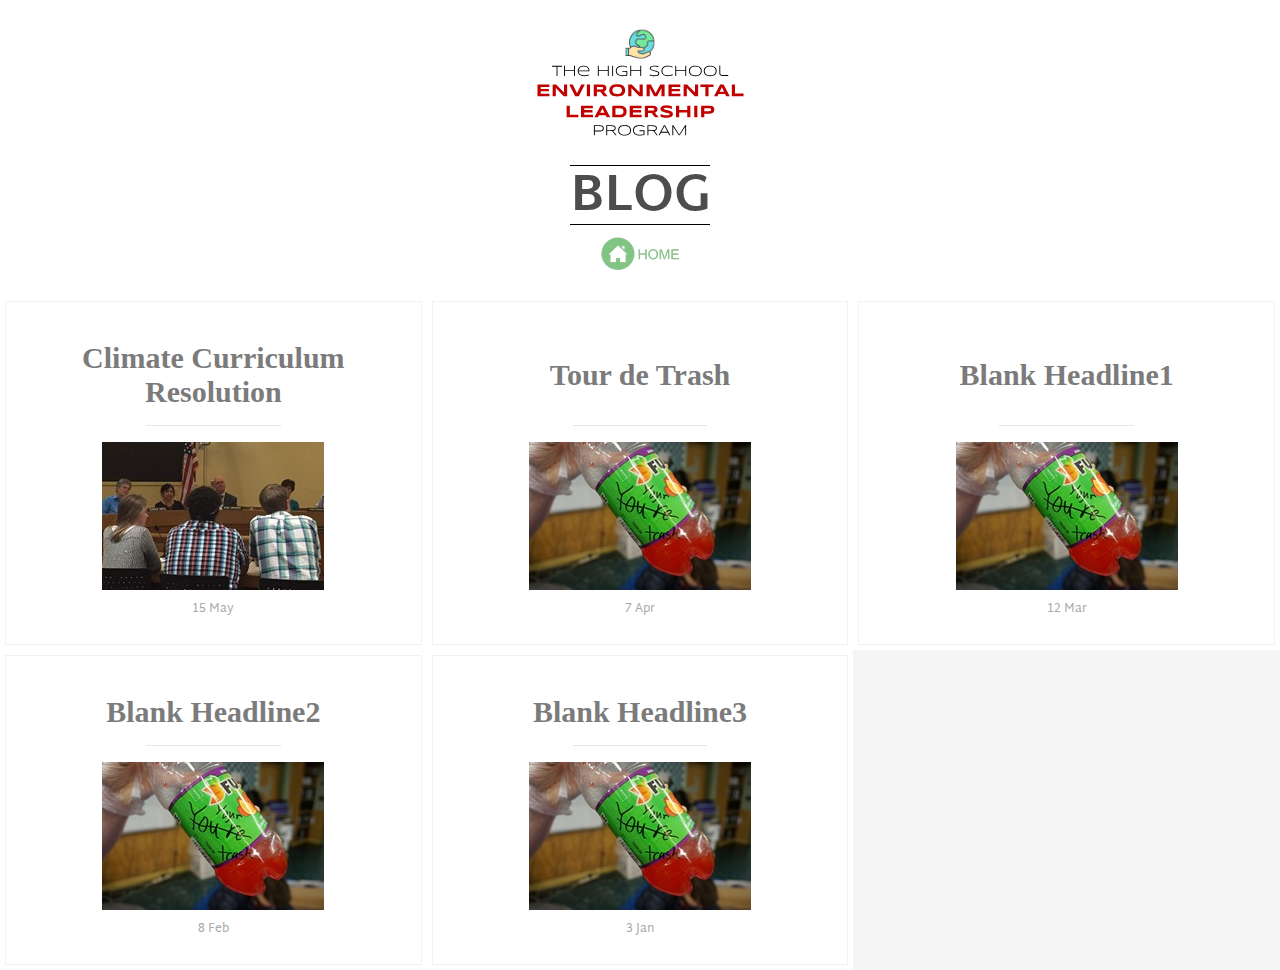
<file: blog.html>
<!DOCTYPE html>
<html lang="en" class="no-js">
	<head>
		<meta charset="UTF-8" />
		<meta http-equiv="X-UA-Compatible" content="IE=edge">
		<meta name="viewport" content="width=device-width, initial-scale=1">
		<title>Blog</title>
		<meta name="description" content="A responsive, magazine-like website layout with a grid item animation effect when opening the content" />
		<meta name="keywords" content="grid, layout, effect, animated, responsive, magazine, template, web design" />
		<meta name="author" content="Codrops" />
		<link rel="shortcut icon" href="../favicon.ico">
		<link rel="stylesheet" type="text/css" href="blog/css/normalize.css" />
		<link rel="stylesheet" type="text/css" href="blog/fonts/font-awesome-4.3.0/css/font-awesome.min.css" />
		<link rel="stylesheet" type="text/css" href="blog/css/style.css" />
		<script src="blog/js/modernizr.custom.js"></script>
	</head>
	<body>
		<div class="container">
			<!-- <button id="menu-toggle" class="menu-toggle"><span>Menu</span></button> -->
			<div id="theSidebar" class="sidebar">
				<button class="close-button fa fa-fw fa-close"></button>
			</div>
			<div id="theGrid" class="main">
				<section class="grid">
					<header class="top-bar">
						<img id="logo_head_blog" src="blog/img/logo_ctr_2.svg">
						<h1>BLOG</h1>

						<a href="index.html"><img src="blog/img/home_icon.png"</a>
						<div id="divider_mobilesize"></div>
					</header>



						<a class="grid__item" href="#">
						<h2 class="title title--preview">Climate Curriculum Resolution</h2>
						<div class="loader"></div>

						<div class="meta meta--preview">
							<img src="blog/img/testify.jpg" />
							<span class="meta__date">15 May</span>
						</div>
					</a>


					<a class="grid__item" href="#">
						<h2 class="title title--preview">Tour de Trash</h2>
						<div class="loader"></div>

						<div class="meta meta--preview">
							<img src="blog/img/bottle.jpg">
							<span class="meta__date">7 Apr</span>
						</div>
					</a>

					<a class="grid__item" href="#">
						<h2 class="title title--preview">Blank Headline1</h2>
						<div class="loader"></div>

						<div class="meta meta--preview">
							<img src="blog/img/bottle.jpg">
							<span class="meta__date">12 Mar</span>
						</div>
					</a>



					<a class="grid__item" href="#">
						<h2 class="title title--preview">Blank Headline2</h2>
						<div class="loader"></div>

						<div class="meta meta--preview">
							<img src="blog/img/bottle.jpg">
							<span class="meta__date">8 Feb</span>
						</div>
					</a>


					<a class="grid__item" href="#">
						<h2 class="title title--preview">Blank Headline3</h2>
						<div class="loader"></div>

						<div class="meta meta--preview">
							<img src="blog/img/bottle.jpg">
							<span class="meta__date">3 Jan</span>
						</div>
					</a>

<!--
					<a class="grid__item" href="#">
						<h2 class="title title--preview">Blank Headline</h2>
						<div class="loader"></div>

						<div class="meta meta--preview">
							<img src="blog/img/bottle.jpg">
							<span class="meta__date">7 Apr</span>
						</div>
					</a> -->






				</section>
				<section class="content">
					<div class="scroll-wrap">
						<article class="content__item">
							<h2 class="title title--full">Climate Change Resolution!</h2>
							<div class="meta meta--full">
								<img src="blog/img/authors/cheryl_blog2.jpg" alt="Cheryl" />
								<span class="meta__author">Cheryl Lohrmann</span>
								<span class="meta__date">16 Apr</span>
								<!-- <nav class="article-nav">
									<button><i class="fa fa-angle-left"></i> <span>Previous</span></button>
									<button><span>Next</span> <i class="fa fa-angle-right"></i></button>
								</nav> -->
							</div>
							<div class="title--full"><img class="container blogpic_width" src="blog/img/testify_lg.jpg"></div>
							<p>In contrast to this, our discussion readily shows that the double meaning in question belonged to the word taboo from the very beginning and that it serves to designate a definite ambivalence as well as everything which has come into existence on the basis of this ambivalence. </p>
							<p>Taboo is itself an ambivalent word and by way of supplement we may add that the aps not exactly in the same sense as the word taboo[88]. Slight vocal modifications of this primitive word containing two opposite meanings later served to create a separate linguistic expression for the two opposites originally united in one word.</p>
							<p>The word taboo has had a different fate; with the diminished importance of the ambivalence which it connotes it has itself disappeared, or rather, the words analogous to it have vanished from the vocabulary. In a later connection I hope to be able to show that a tangible historic change is probably concealed behind the fate of this conception; that the word at first was associated with definite human relations which were characterized by great emotional ambivalence from which it expanded to other analogous relations.</p>
							<p>Unless we are mistaken, the understanding of taboo also throws light upon the nature and origin of _conscience_. Without stretching ideas we can speak of a taboo conscience and a taboo sense of guilt after the violation of a taboo. Taboo conscience is probably the oldest form in which we meet the phenomenon of conscience.</p>
							<p>If I judge my readers’ impressions correctly, I dare say that after hearing all that was said about taboo they are far from knowing what to understand by it and where to store it in their minds. This is surely due to the insufficient information I have given and to the omission of all discussions concerning the relation of taboo to superstition, to belief in the soul, and to religion. On the other hand I fear that a more detailed description of what is known about taboo would be still more confusing; I can therefore assure the reader that the state of affairs is really far from clear. We may say, however, that we deal with a series of restrictions which these primitive races impose upon themselves; this and that is forbidden without any apparent reason; nor does it occur to them to question this matter, for they subject themselves to these restrictions as a matter of course and are convinced that any transgression will be punished automatically in the most severe manner. There are reliable reports that innocent transgressions of such prohibitions have actually been punished automatically. For instance, the innocent offender who had eaten from a forbidden animal became deeply depressed, expected his death and then actually died. The prohibitions mostly concern matters which are capable of enjoyment such as freedom of movement and unrestrained intercourse; in some cases they appprohibitions or as to the genesis of taboo. According to our assumption they must be incapable of telling us anything about it since this motivation is ‘unconscious’ to them. But following the model of the compulsive prohibition we shall construct the history of taboo as follows: Taboos are very ancient prohibitions which at one time were forced upon a generation of primitive people from without, that is, they probably were forcibly impressed upon them by an earlier generation. These prohibitions concerned actions for which there existed a strong desire. The prohibitions maintained themselves from generation to generation, perhaps only as the result of a tradition set up by paternal and social authority. But in later generations they have perhaps already become ‘organized’ as a piece of inherited psychic property. Whether there are such ‘innate ideas’ or whether these have brought about the fixation of the taboo by themselves or by co-operating with education no one could decide in the particular case in question. The persistence of taboo teaches, however, one thing, namely, that the original pleasure to do the forbidden still continues among taboo races. They therefore assume an _ambivalent attitude_ toward their taboo prohibitions; in their unconscious they would like nothing better than to transgress them but they are also afraid to do it; they are afraid just because they would like to transgress, and the fear is stronger than the pleasure. But in every individual of the race the desire for it is unconscious, just as in the neurotic.</p> <p>It seems like an obvious contradiction that persons of such perfection of power should themselves require the greatest care to guard them against threatening dangers, but this is not the only contradiction revealed in the treatment of royal persons on the part of savages. These races consider it necessary to watch over their kings to see that they use their powers in the right way; they are by no means sure of their good intentions or of their conscientiousness. A strain of mistrust is mingled with the motivation of the taboo rules for the king. “The idea that early kingdoms are despotisms”, says Frazer[59], “in which the people exist only for the sovereign, is wholly inapplicable to the monarchies we are considering. On the contrary, the sovereign in them exists only for his subjects: his life is only valuable so long as he discharges the duties of his position by ordering the course of nature for his people’s benefit. So soon as he fails to do so, the care, the devotion, the religious homage which they had hitherto lavished on him cease and are changed into hatred and contempt; he is ignominiously dismissed and may be thankful if he escapes with his life. Worshipped as a god one day, he is killed as a criminal the next. But in this changed behaviour of the people there is nothing capricious or inconsistent. On the contrary, their conduct is quite consistent. If their king is their god he is or should be, also their preserver; and if he will not preserve them he must make room for another who will. So long, however, as he answers their expectations, there is no limit to the care which they take of him, and which they compel him to take of himself. A king of this sort lives hedged in by ceremonious etiquette, a network of prohibitions and observances, of which the intention is not to contribute to his dignity, much less to his comfort, but to restrain him from conduct which, by disturbing the harmony of nature, might involve himself, his people, and the universe in one common catastrophe. Far from adding to his comfort, these observances, by trammelling his every act, annihilate his freedom and often render the very life, which it is their object to preserve, a burden and sorrow to him.”</p>
						</article>

						<article class="content__item">

							<h2 class="title title--full">Tour de Trash</h2>
							<div class="meta meta--full">
								<img class="meta__avatar" src="blog/img/authors/cheryl_blog2.jpg" alt="author06" />
								<span class="meta__author">Cheryl Lohrmann</span>
								<span class="meta__date">6 Apr</span>

								</nav>
							</div>
							<img class="container blogpic_width" src="blog/img/bottle.jpg">
							<p>Conscience is the inner perception of objections to definite wish impulses that exist in us; but the emphasis is put upon the fact that this rejection does not have to depend on anything else, that it is sure of itself. </p>
							<p>This becomes even plainer in the case of a guilty conscience, where we become aware of the inner condemnation of such acts which realized some of our definite wish impulses. Confirmation seems superfluous here; whoever has a conscience must feel in himself the justification of the condemnation, and the reproach for the accomplished action. But this same character is evinced by the attitude of savages towards taboo. Taboo is a command of conscience, the violation of which causes a terrible sense of guilt which is as self-evident as its origin is unknown[89].</p>
							<p>It is therefore probable that conscience also originates on the basis of an ambivalent feeling from quite definite human relations which contain this ambivalence.</p>
							<p>It probably originates under conditions which are in force both for taboo and the compulsion neurosis, that is, one component of the two contrasting feelings is unconscious and is kept repressed by the compulsive domination of the other component. This is confirmed by many things which we have learned from our analysis of neurosis. In the first place the character of compulsion neurotics shows a predominant trait of painful conscientiousness which is a symptom of reaction against the temptation which lurks in the unconscious, and which develops into the highest degrees of guilty conscience as their illness grows worse. Indeed, one may venture the assertion that if the origin of guilty conscience could not be discovered through compulsion neurotic patients, there would be no prospect of ever discovering it. This task is successfully solved in the case of the individual neurotic, and we are confident of finding a similar solution in the case of races. </p>
						</article>



						<article class="content__item">

							<h2 class="title title--full">Blank Headline1</h2>
							<div class="meta meta--full">
								<img class="meta__avatar" src="blog/img/authors/cheryl_blog2.jpg" alt="author06" />
								<span class="meta__author">Cheryl Lohrmann</span>
								<span class="meta__date">12 Mar</span>

								</nav>
							</div>
							<img class="container blogpic_width" src="blog/img/bottle.jpg">
							<p>Conscience is the inner perception of objections to definite wish impulses that exist in us; but the emphasis is put upon the fact that this rejection does not have to depend on anything else, that it is sure of itself. </p>
							<p>This becomes even plainer in the case of a guilty conscience, where we become aware of the inner condemnation of such acts which reits origin is unknown[89].</p>
							<p>It is therefore probable that conscience also originates on the basis of an ambivalent feeling from quite definite human relations which contain this ambivalence.</p>
							<p>It probably originates under conditions which are in force both for taboo and the compulsion neurosis, that is, one component of the tt. This task is successfully solved in the case of the individual neurotic, and we are confident of finding a similar solution in the case of races. </p>
							<p>If I judge my readers’ impressions correctly, I dare say that after hearing all that was said about ent information I have given and to the omission of all discussions concerning the relation of taboo to superstition, to belief in the soul, and to religion. On the other hand I fear that a more detailed description of what is known about taboo would be still more confusing; I can therefore assure the reader that the state of affairs is really far from clear. We may say, however, that we deal with a series of restrictions which these primitive races impose upon themselves; this and that is forbidden without any apparent reason; nor does it occur to them to question this matter, for they subject themselves to these restrictions as a matter of course and are convinced that any ion or dissemination.</p>
						</article>




						<article class="content__item">

							<h2 class="title title--full">Blank Headline2</h2>
							<div class="meta meta--full">
								<img class="meta__avatar" src="blog/img/authors/cheryl_blog2.jpg" alt="author06" />
								<span class="meta__author">Cheryl Lohrmann</span>
								<span class="meta__date">8 Feb</span>

								</nav>
							</div>
							<img class="container blogpic_width" src="blog/img/bottle.jpg">
							<p>Conscience is the inner perception of objections to definite wish impulses that exist in us; but the emphasis is put upon the fact that this rejection does not have to depend on anything else, that it is sure of itself. </p>
							<p>This becomes even plainer in the case of a guilty conscience, where we become aware of the inner condemnation of such acts which reits origin is unknown[89].</p>
							<p>It is therefore probable that conscience also originates on the basis of an ambivalent feeling from quite definite human relations which contain this ambivalence.</p>
							<p>It probably originates under conditions which are in force both for taboo and the compulsion neurosis, that is, one component of the tt. This task is successfully solved in the case of the individual neurotic, and we are confident of finding a similar solution in the case of races. </p>
							<p>If I judge my readers’ impressions correctly, I dare say that after hearing all that was said about ent information I have given and to the omission of all discussions concerning the relation of taboo to superstition, to belief in the soul, and to religion. On the other hand I fear that a more detailed description of what is known about taboo would be still more confusing; I can therefore assure the reader that the state of affairs is really far from clear. We may say, however, that we deal with a series of restrictions which these primitive races impose upon themselves; this and that is forbidden without any apparent reason; nor does it occur to them to question this matter, for they subject themselves to these restrictions as a matter of course and are convinced that any ion or dissemination.</p>
						</article>



						<article class="content__item">

							<h2 class="title title--full">Blank Headline3</h2>
							<div class="meta meta--full">
								<img class="meta__avatar" src="blog/img/authors/cheryl_blog2.jpg" alt="author06" />
								<span class="meta__author">Cheryl Lohrmann</span>
								<span class="meta__date">3 Jan</span>

								</nav>
							</div>
							<img class="container blogpic_width" src="blog/img/bottle.jpg">
							<p>Conscience is the inner perception of objections to definite wish impulses that exist in us; but the emphasis is put upon the fact that this rejection does not have to depend on anything else, that it is sure of itself. </p>
							<p>This becomes even plainer in the case of a guilty conscience, where we become aware of the inner condemnation of such acts which reits origin is unknown[89].</p>
							<p>It is therefore probable that conscience also originates on the basis of an ambivalent feeling from quite definite human relations which contain this ambivalence.</p>
							<p>It probably originates under conditions which are in force both for taboo and the compulsion neurosis, that is, one component of the tt. This task is successfully solved in the case of the individual neurotic, and we are confident of finding a similar solution in the case of races. </p>
							<p>If I judge my readers’ impressions correctly, I dare say that after hearing all that was said about ent information I have given and to the omission of all discussions concerning the relation of taboo to superstition, to belief in the soul, and to religion. On the other hand I fear that a more detailed description of what is known about taboo would be still more confusing; I can therefore assure the reader that the state of affairs is really far from clear. We may say, however, that we deal with a series of restrictions which these primitive races impose upon themselves; this and that is forbidden without any apparent reason; nor does it occur to them to question this matter, for they subject themselves to these restrictions as a matter of course and are convinced that any ion or dissemination.</p>
						</article>




						<article class="content__item">

							<h2 class="title title--full">Blank Headline</h2>
							<div class="meta meta--full">
								<img class="meta__avatar" src="blog/img/authors/cheryl_blog2.jpg" alt="author06" />
								<span class="meta__author">Cheryl Lohrmann</span>
								<span class="meta__date">6 Apr</span>

								</nav>
							</div>
							<img class="container blogpic_width" src="blog/img/bottle.jpg">
							<p>Conscience is the inner perception of objections to definite wish impulses that exist in us; but the emphasis is put upon the fact that this rejection does not have to depend on anything else, that it is sure of itself. </p>
							<p>This becomes even plainer in the case of a guilty conscience, where we become aware of the inner condemnation of such acts which reits origin is unknown[89].</p>
							<p>It is therefore probable that conscience also originates on the basis of an ambivalent feeling from quite definite human relations which contain this ambivalence.</p>
							<p>It probably originates under conditions which are in force both for taboo and the compulsion neurosis, that is, one component of the tt. This task is successfully solved in the case of the individual neurotic, and we are confident of finding a similar solution in the case of races. </p>
							<p>If I judge my readers’ impressions correctly, I dare say that after hearing all that was said about ent information I have given and to the omission of all discussions concerning the relation of taboo to superstition, to belief in the soul, and to religion. On the other hand I fear that a more detailed description of what is known about taboo would be still more confusing; I can therefore assure the reader that the state of affairs is really far from clear. We may say, however, that we deal with a series of restrictions which these primitive races impose upon themselves; this and that is forbidden without any apparent reason; nor does it occur to them to question this matter, for they subject themselves to these restrictions as a matter of course and are convinced that any ion or dissemination.</p>
						</article>





					</div>
					<button class="close-button"><i class="fa fa-close"></i><span>Close</span></button>
				</section>
			</div>
		</div><!-- /container -->
		<script src="blog/js/classie.js"></script>
		<script src="blog/js/main.js"></script>
	</body>
</html>
</file>
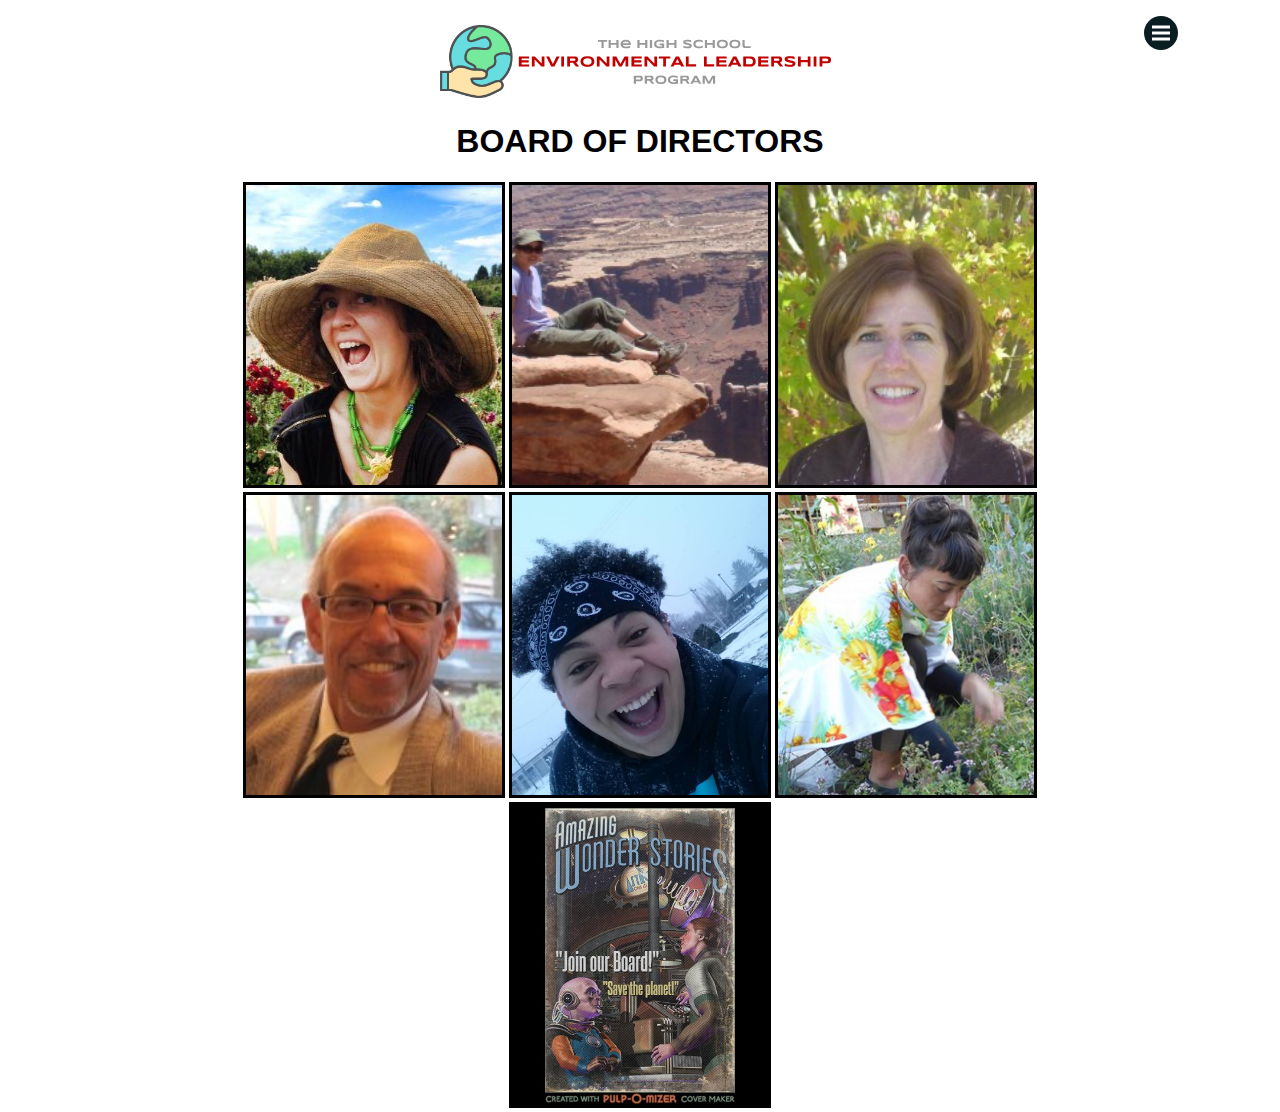
<file: board.html>
<!DOCTYPE html>
<html >
  <head>
    <meta charset="UTF-8">
    <title>Board</title>
    <meta name="viewport" content="width=device-width, initial-scale=1">
<link rel="stylesheet" href="https://maxcdn.bootstrapcdn.com/font-awesome/4.5.0/css/font-awesome.min.css">

<script src="http://code.jquery.com/jquery-1.10.1.min.js"></script>
        <link rel="stylesheet" href="nest/css/nav.css">
        <link rel="stylesheet" href="nest/css/board.css">
        <link rel="stylesheet" href="nest/css/board_nav_adjust.css">




  </head>







<nav>
    <ul class="cd-primary-nav">
      <li><a href="index.html">Home</a></li>
      <li><a href="#0">Our services</a></li>
      <li><a href="#0">Our projects</a></li>
        <!-- </div> -->
        <!-- <div id="col_right"> -->
      <li><a href="#0">Start a project</a></li>
      <li><a href="#0">Join In</a></li>
      <li><a href="#0">Create an account</a></li>
        <!-- </div> -->
       <!-- </div> -->
    </ul>
  </nav>










  <body>


<div class="container">



<div id="bod">
  <img id="env_logo_bod" src="nest/img/logo2.svg">
 <h1>BOARD OF DIRECTORS</h1>

  </div>

  <div class="block image1">
    <div class="layer"></div>
    <div class="p-container">

      <p class="img-p">
        CHERYL LOHRMANN - Executive Director: It began when she read <em>Garbageland</em> by Elizabeth Royte. In 2007, she started Leave No Plastic Behind which later became became Create Plenty and eventually the High School Environmental Leadership Program.</p>
    </div>
  </div>
  <!-- block -->

<div class="block image2">
    <div class="layer"></div>
    <div class="p-container">

      <p class="img-p">
        SU-WEN CHEN has a B.S. and M.S. in mechanical engineering from Stanford University and has worked designing consumer products for mass production. She hopes to use her design and manufacturing experience to find a solution to waste instead of contributing to it.
      </p>
    </div>
  </div>
  <!-- block -->

  <div class="block image3">
    <div class="layer"></div>
    <div class="p-container">

      <p class="img-p">
        AMY CHOVNICK is an adjunct faculty at Las Positas Community College where she teaches an ecology course called Humans and The Environment. She holds a Master of Science in Applied Molecular Biology and worked in the Biotech industry for over 18 years. She is also a volunteer project leader for a local 4H club.</p>
    </div>
  </div>
  <!-- block -->



</div>



  <div class="container">


  <div class="block image4">
    <div class="layer"></div>
    <div class="p-container">

      <p class="img-p">
        SAL FARUQUI has years of experience in the high technology and medical devices industries. He started his career at Tektronix then joined Coopers & Lybrand where his clients included Intel. He later started a consulting firm whose clients include Columbia Sportswear and others.
      </p>
    </div>
  </div>
  <!-- block -->

  <div class="block image5">
    <div class="layer"></div>
    <div class="p-container">

      <p class="img-p">
        XAVIER ENTITY: ipsum dolor sit amet, consectetur adipisicing elit. Non fuga, vero ea enim.<a href="#">CP</a> Nemo voluptas culpa temporibus eius quae sunt.
      </p>
    </div>
  </div>
  <!-- block -->

<div class="block image6">
    <div class="layer"></div>
    <div class="p-container">

      <p class="img-p">
        ALEXIS THOMPSON: An environmental activist while attending Portland Public Schools, Alexis has a BS in Environmental Science & Community Development. Her work includes sustainable community organizing in Baton Rouge, Paraguay, and Honduras plus a stint as a Waste Reduction Educator for Metro.</p>
    </div>
  </div>
  <!-- block -->





  <div class="container">



  <!-- block -->

  <div class="block image7">
    <div class="layer"></div>
    <div class="p-container">

      <p class="img-p">
        XAVIER ENTITY: ipsum dolor sit amet, consectetur adipisicing elit. Non fuga, vero ea enim.<a href="#">CP</a> Nemo voluptas culpa temporibus eius quae sunt.
      </p>
    </div>
  </div>
  <!-- block -->












</div>
<!-- container -->
<!-- <a href="http://codepen.io/tonkec" class="ua" target="_blank">
  <i class="fa fa-user"></i></a>
 -->


<!-- for rounded animated nav -->
<div class="cd-overlay-nav">
    <span></span>
  </div> <!-- cd-overlay-nav -->

  <div class="cd-overlay-content">
    <span></span>
  </div> <!-- cd-overlay-content -->
  <a href="#0" class="cd-nav-trigger">Menu<span class="cd-icon"></span></a>




<script src='http://cdnjs.cloudflare.com/ajax/libs/jquery/2.1.3/jquery.min.js'></script>

        <script src="nest/js/index.js"></script>

<!-- rounded animated nav -->
<script src="nest/js/jquery-2.1.1.js"></script>
<script src="nest/js/velocity.min.js"></script>
<script src="nest/js/main.js"></script> <!-- Resource jQuery -->




  </body>
</html>
</file>
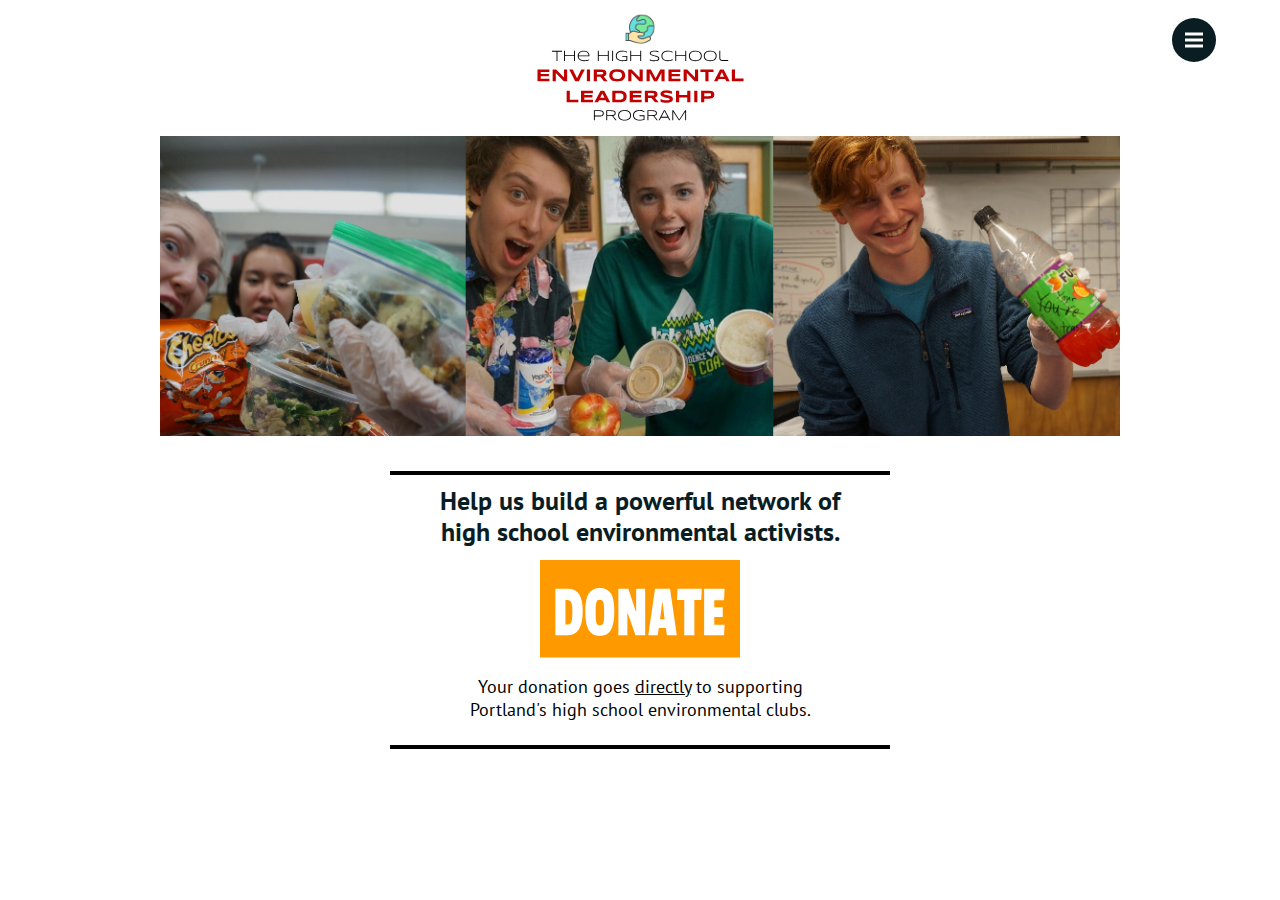
<file: donate.html>
<!doctype html>
<html lang="en" class="no-js">
<head>
	<meta charset="UTF-8">
	<meta name="viewport" content="width=device-width, initial-scale=1">

	<link href='http://fonts.googleapis.com/css?family=PT+Sans:400,700' rel='stylesheet' type='text/css'>

	<link rel="stylesheet" href="nav_css/reset.css">
	<!-- CSS reset -->
	<link rel="stylesheet" href="nav_css/style.css"> <!-- Resource style -->
	<script src="nav_js/modernizr.js"></script> <!-- Modernizr -->

<link rel="stylesheet" href="index/css/mods.css">



	<title>Donate</title>
</head>
<body>


	<nav>
		<ul class="cd-primary-nav">
			<li><a href="leadership.html">Leadership</a></li>
			<li><a href="opportunities.html">Opportunities</a></li>
			<li><a href="mission.html">Our Mission</a></li>
			<li><a href="board.html">Board</a></li>
			<li><a href="blog.html">Blog</a></li>
			<li><a href="contact.html">Contact</a></li>
		</ul>
		</ul>
	</nav>



<div class="top_ctr">
<img id="logo_head_donate" src="index/img/logo_ctr_2.svg">





      <div class="front_pic">
        <img class="container" id="donate_pic" src="img/donate_strip.png">
      </div>





<div id="donate_blurb">
	<!-- <p id="need_support">We need your support!</p> -->
	<p id="need_support2">Help us build a powerful network of<br>high school environmental activists.

<div class="donate_btn">
<form action="https://www.paypal.com/cgi-bin/webscr" method="post" target="blank"><input name="cmd" type="hidden" value="_s-xclick" /><input name="hosted_button_id" type="hidden" value="LHMP39JDUV9JN" /><input alt="PayPal - The safer, easier way to pay online!" name="submit" src="img/donate_button.svg" alt="donate button"  type="image" />
</form>
</div>

	<p id="need_support3">Your donation goes <span id="underline">directly</span> to supporting<br>Portland's high school environmental clubs.</p>
</p> </div>

















</main>



	<div class="cd-overlay-nav">
		<span></span>
	</div> <!-- cd-overlay-nav -->

	<div class="cd-overlay-content">
		<span></span>
	</div> <!-- cd-overlay-content -->

	<a href="#0" class="cd-nav-trigger">Menu<span class="cd-icon"></span></a>

<script src="nav_js/jquery-2.1.1.js"></script>
<script src="nav_js/velocity.min.js"></script>
<script src="nav_js/main.js"></script> <!-- Resource jQuery -->


</body>
</html>
</file>
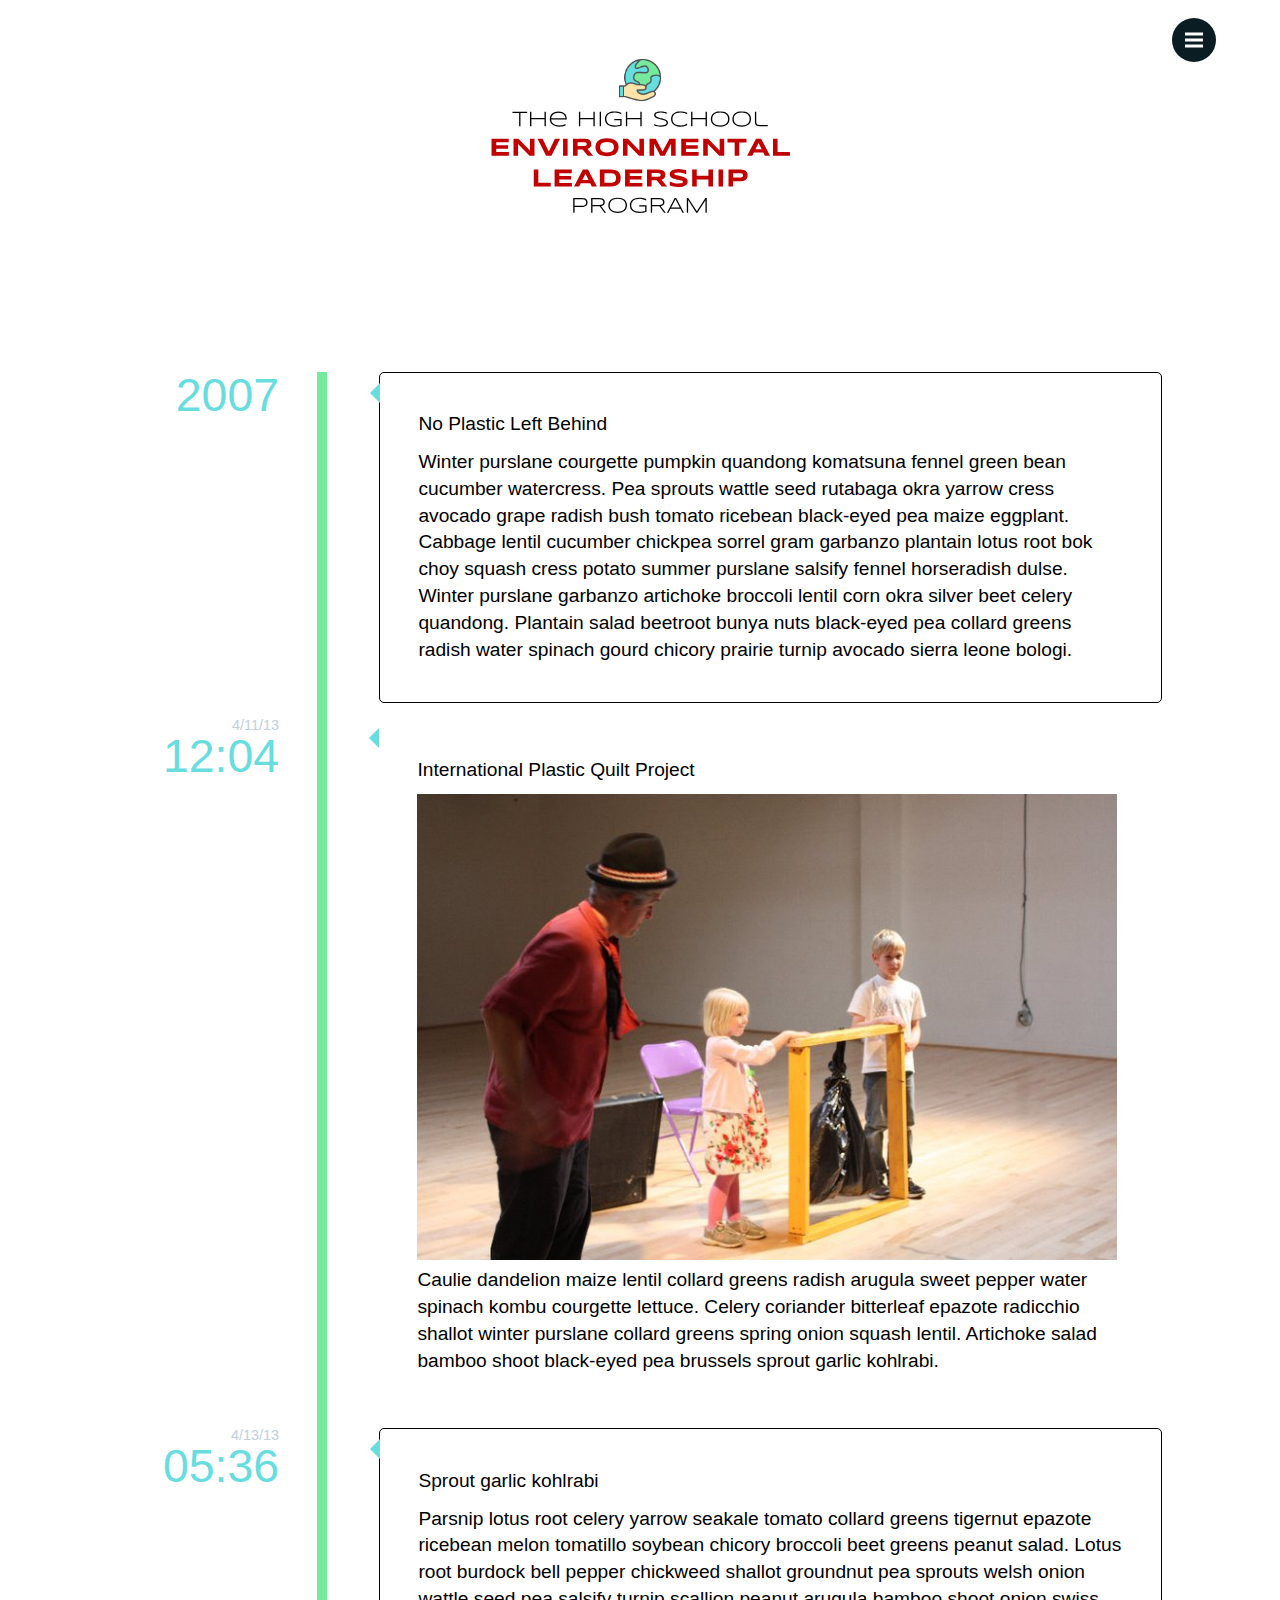
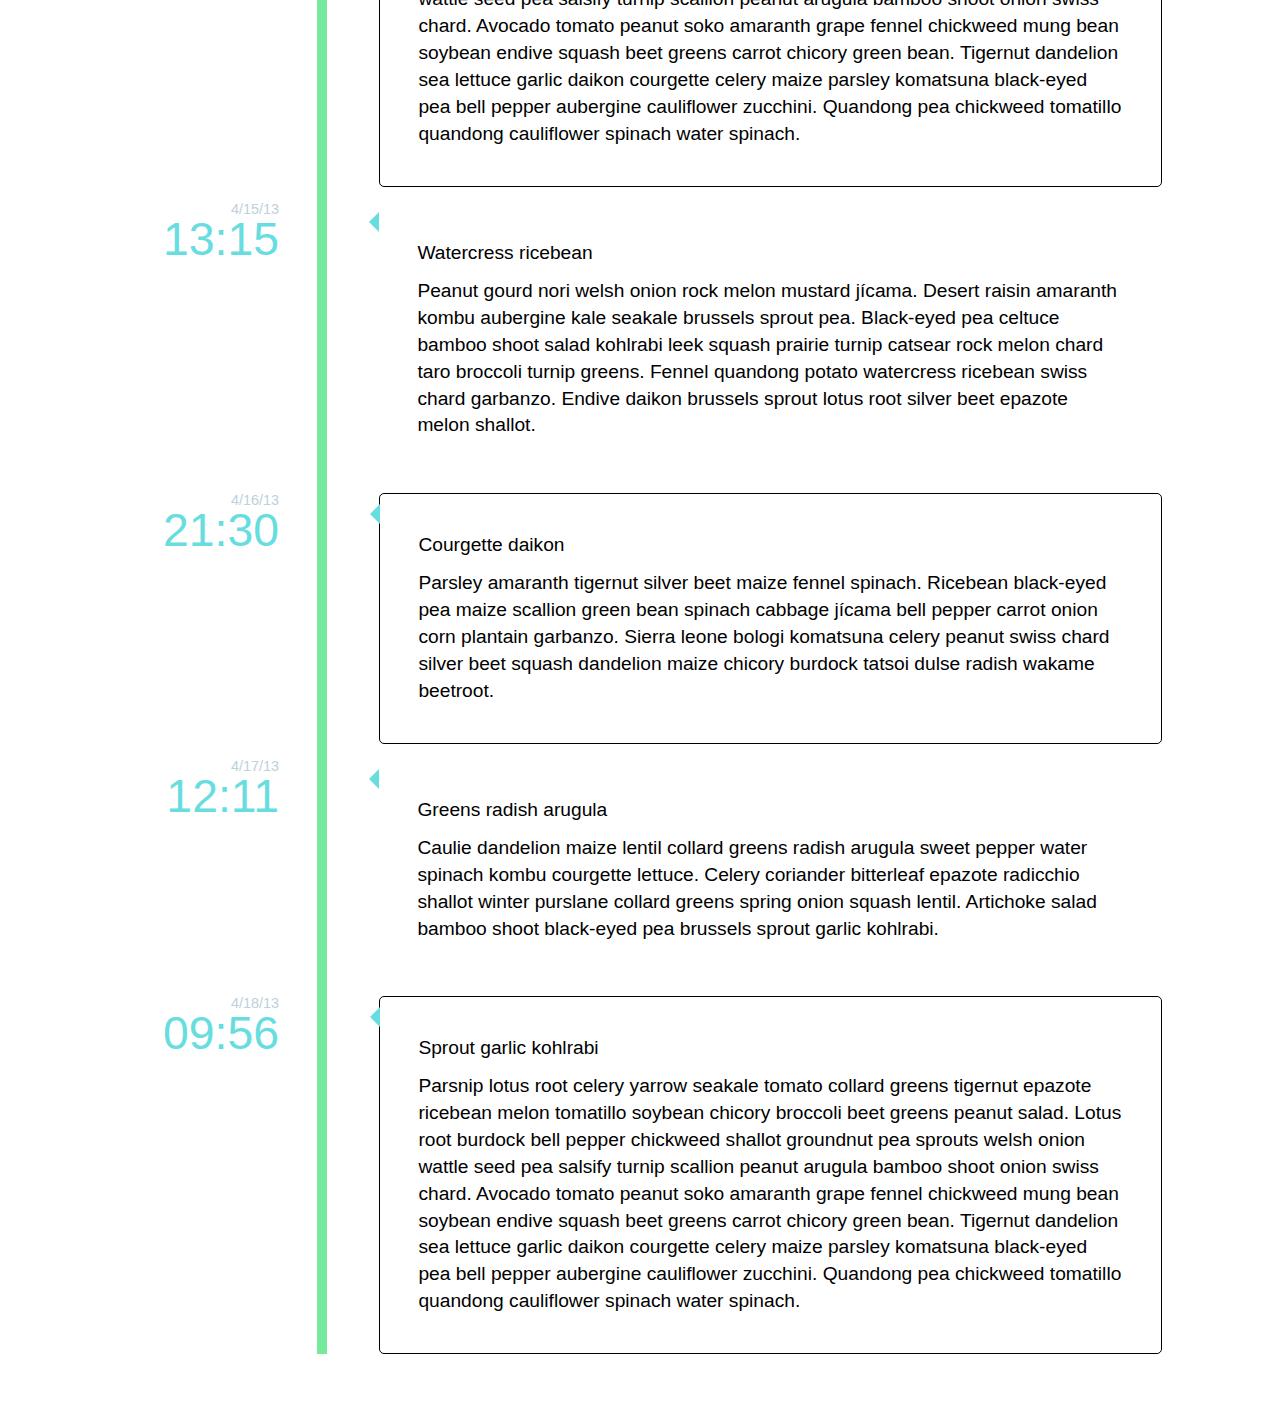
<file: history.html>
<!DOCTYPE html>
<html >
  <head>
    <meta charset="UTF-8">
    <title>Timeline</title>
    <meta name="viewport" content="width=device-width, initial-scale=1, user-scalable=yes">


    <!-- <link rel='stylesheet prefetch' href='http://fonts.googleapis.com/css?family=Open+Sans'> -->
    <script src="http://code.jquery.com/jquery-1.10.1.min.js"></script>


        <link rel="stylesheet" type="text/css" href="nest/timeline_css/default.css" />
    <link rel="stylesheet" type="text/css" href="nest/timeline_css/component.css" />

<link rel="stylesheet" href="nav_css/reset.css"> <!-- CSS reset -->
  <link rel="stylesheet" href="nav_css/style.css"> <!-- Resource style -->

 <link rel="stylesheet" href="index/css/mods.css">

  <!-- Resource style -->



    <script src="nest/pointy_js/modernizr.js"></script> <!-- Modernizr -->





  </head>


  <!-- <header> -->
  <!-- <div id="top_ctr"> -->
     <div class="top_ctr">

      <img id="timeline_logo" src="index/img/logo_ctr_2.svg">

</div>

<nav>
    <ul class="cd-primary-nav">


      <li><a href="index.html">Home</a></li>
      <li><a href="#0">Join In</a></li>
      <li><a href="#0">Create an account</a></li>
      <li><a href="#0">Donate</a></li>
      <li><a href="blog.html">Blog</a></li>
      <li><a href="file:///C:/Users/Allen/Desktop/CP%20diddles/Timeline/index.html">Our History</a></li>
      <li><a href="board.html">The Board</a></li>
        <!-- </div> -->
       <!-- </div> -->
    </ul>
  </nav>



  <body>


<div class="container">
      <header class="clearfix">

        <nav>

        </nav>
      </header>

      <div class="main">
        <ul class="cbp_tmtimeline">
          <li>
            <time class="cbp_tmtime" datetime="2013-04-10 18:30"> <span>2007</span></time>
            <div ></div>
            <div class="cbp_tmlabel">
              <h2>No Plastic Left Behind</h2>
              <p>Winter purslane courgette pumpkin quandong komatsuna fennel green bean cucumber watercress. Pea sprouts wattle seed rutabaga okra yarrow cress avocado grape radish bush tomato ricebean black-eyed pea maize eggplant. Cabbage lentil cucumber chickpea sorrel gram garbanzo plantain lotus root bok choy squash cress potato summer purslane salsify fennel horseradish dulse. Winter purslane garbanzo artichoke broccoli lentil corn okra silver beet celery quandong. Plantain salad beetroot bunya nuts black-eyed pea collard greens radish water spinach gourd chicory prairie turnip avocado sierra leone bologi.</p>
            </div>
          </li>
          <li>
            <time class="cbp_tmtime" datetime="2013-04-11T12:04"><span>4/11/13</span> <span>12:04</span></time>
            <div></div>
            <div class="cbp_tmlabel">
              <h2>International Plastic Quilt Project</h2>
              <img class="img_width" src="nest/img/ipqp1.jpg"><p>Caulie dandelion maize lentil collard greens radish arugula sweet pepper water spinach kombu courgette lettuce. Celery coriander bitterleaf epazote radicchio shallot winter purslane collard greens spring onion squash lentil. Artichoke salad bamboo shoot black-eyed pea brussels sprout garlic kohlrabi.</p>
            </div>
          </li>
          <li>
            <time class="cbp_tmtime" datetime="2013-04-13 05:36"><span>4/13/13</span> <span>05:36</span></time>
            <div></div>
            <div class="cbp_tmlabel">
              <h2>Sprout garlic kohlrabi</h2>
              <p>Parsnip lotus root celery yarrow seakale tomato collard greens tigernut epazote ricebean melon tomatillo soybean chicory broccoli beet greens peanut salad. Lotus root burdock bell pepper chickweed shallot groundnut pea sprouts welsh onion wattle seed pea salsify turnip scallion peanut arugula bamboo shoot onion swiss chard. Avocado tomato peanut soko amaranth grape fennel chickweed mung bean soybean endive squash beet greens carrot chicory green bean. Tigernut dandelion sea lettuce garlic daikon courgette celery maize parsley komatsuna black-eyed pea bell pepper aubergine cauliflower zucchini. Quandong pea chickweed tomatillo quandong cauliflower spinach water spinach.</p>
            </div>
          </li>
          <li>
            <time class="cbp_tmtime" datetime="2013-04-15 13:15"><span>4/15/13</span> <span>13:15</span></time>
            <div></div>
            <div class="cbp_tmlabel">
              <h2>Watercress ricebean</h2>
              <p>Peanut gourd nori welsh onion rock melon mustard jícama. Desert raisin amaranth kombu aubergine kale seakale brussels sprout pea. Black-eyed pea celtuce bamboo shoot salad kohlrabi leek squash prairie turnip catsear rock melon chard taro broccoli turnip greens. Fennel quandong potato watercress ricebean swiss chard garbanzo. Endive daikon brussels sprout lotus root silver beet epazote melon shallot.</p>
            </div>
          </li>
          <li>
            <time class="cbp_tmtime" datetime="2013-04-16 21:30"><span>4/16/13</span> <span>21:30</span></time>
            <div></div>
            <div class="cbp_tmlabel">
              <h2>Courgette daikon</h2>
              <p>Parsley amaranth tigernut silver beet maize fennel spinach. Ricebean black-eyed pea maize scallion green bean spinach cabbage jícama bell pepper carrot onion corn plantain garbanzo. Sierra leone bologi komatsuna celery peanut swiss chard silver beet squash dandelion maize chicory burdock tatsoi dulse radish wakame beetroot.</p>
            </div>
          </li>
          <li>
            <time class="cbp_tmtime" datetime="2013-04-17 12:11"><span>4/17/13</span> <span>12:11</span></time>
            <div></div>
            <div class="cbp_tmlabel">
              <h2>Greens radish arugula</h2>
              <p>Caulie dandelion maize lentil collard greens radish arugula sweet pepper water spinach kombu courgette lettuce. Celery coriander bitterleaf epazote radicchio shallot winter purslane collard greens spring onion squash lentil. Artichoke salad bamboo shoot black-eyed pea brussels sprout garlic kohlrabi.</p>
            </div>
          </li>
          <li>
            <time class="cbp_tmtime" datetime="2013-04-18 09:56"><span>4/18/13</span> <span>09:56</span></time>
            <div></div>
            <div class="cbp_tmlabel">
              <h2>Sprout garlic kohlrabi</h2>
              <p>Parsnip lotus root celery yarrow seakale tomato collard greens tigernut epazote ricebean melon tomatillo soybean chicory broccoli beet greens peanut salad. Lotus root burdock bell pepper chickweed shallot groundnut pea sprouts welsh onion wattle seed pea salsify turnip scallion peanut arugula bamboo shoot onion swiss chard. Avocado tomato peanut soko amaranth grape fennel chickweed mung bean soybean endive squash beet greens carrot chicory green bean. Tigernut dandelion sea lettuce garlic daikon courgette celery maize parsley komatsuna black-eyed pea bell pepper aubergine cauliflower zucchini. Quandong pea chickweed tomatillo quandong cauliflower spinach water spinach.</p>
            </div>
          </li>
        </ul>
      </div>
    </div>









   <!-- for rounded animated nav -->
<div class="cd-overlay-nav">
    <span></span>
  </div> <!-- cd-overlay-nav -->

  <div class="cd-overlay-content">
    <span></span>
  </div> <!-- cd-overlay-content -->
  <a href="#0" class="cd-nav-trigger">Menu<span class="cd-icon"></span></a>




    <script src='http://cdnjs.cloudflare.com/ajax/libs/jquery/2.1.3/jquery.min.js'></script>

        <script src="nest/js/index.js"></script>





<!-- rounded animated nav -->
<script src="nest/js/jquery-2.1.1.js"></script>
<script src="nest/js/velocity.min.js"></script>
<script src="nest/js/main.js"></script> <!-- Resource jQuery -->



<script>
  $(window).scroll(function() {
    $('#lscape_svg').each(function(){
    var imagePos = $(this).offset().top;

    var topOfWindow = $(window).scrollTop();
      if (imagePos < topOfWindow+400) {
        $(this).addClass("slideUp");
      }
    });

   $('#port_svg').each(function(){
    var imagePos = $(this).offset().top;

    var topOfWindow = $(window).scrollTop();
      if (imagePos < topOfWindow+400) {
        $(this).addClass("slideUp");
      }
    });



  });
</script>

  </body>
</html>
</file>
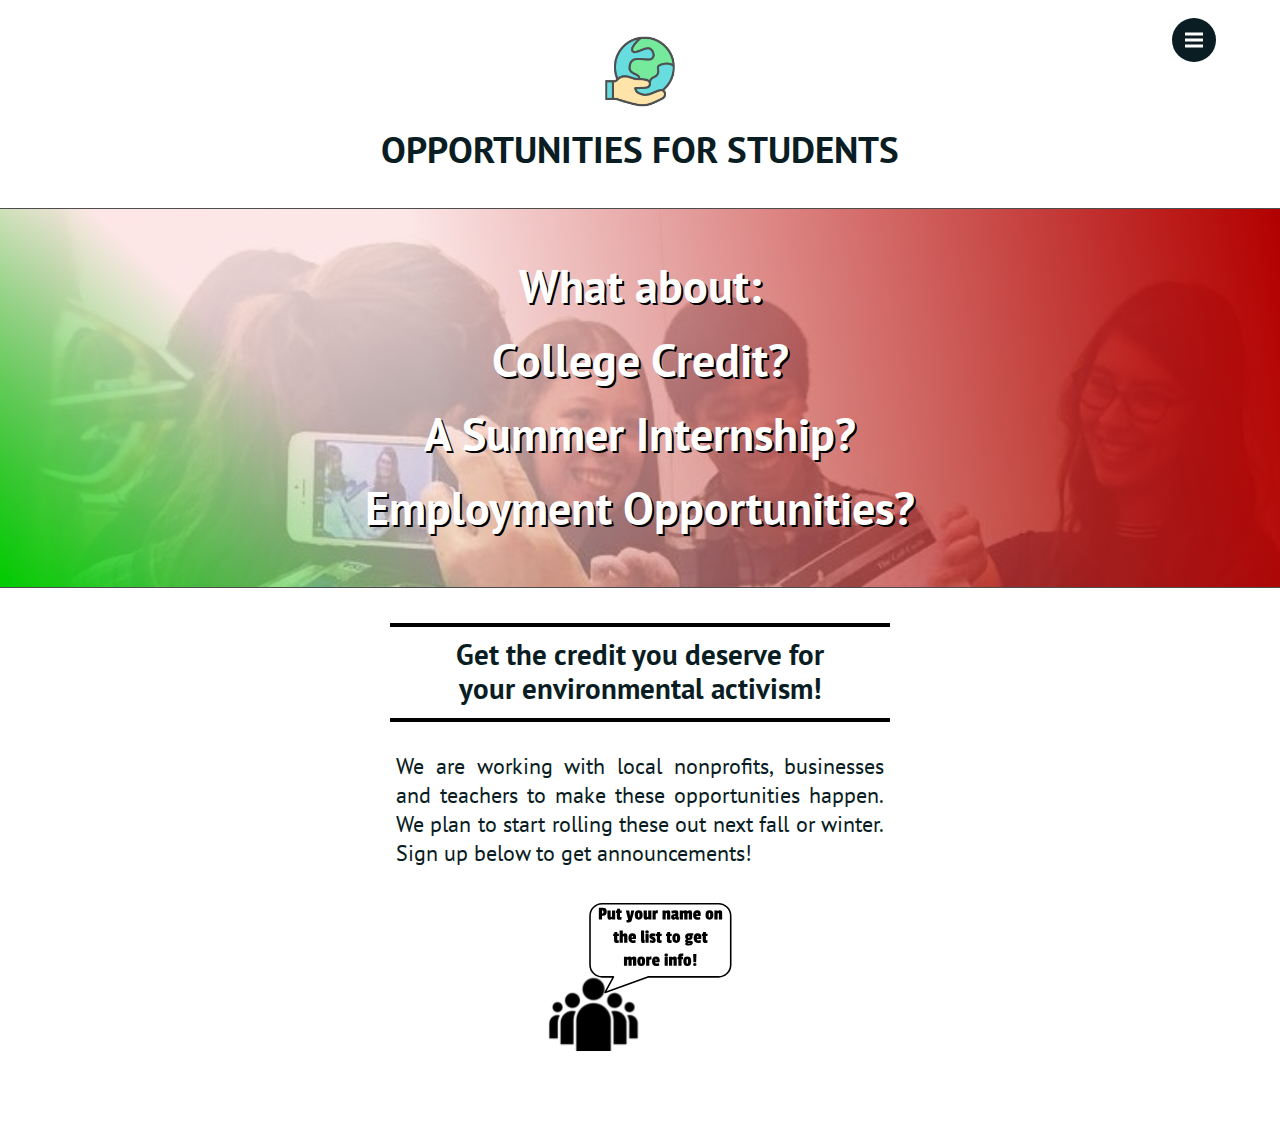
<file: opportunities.html>
<!doctype html>
<html lang="en" class="no-js">
<head>
	<meta charset="UTF-8">
	<meta name="viewport" content="width=device-width, initial-scale=1">

	<link href='http://fonts.googleapis.com/css?family=PT+Sans:400,700' rel='stylesheet' type='text/css'>

	<link rel="stylesheet" href="nav_css/reset.css"> <!-- CSS reset -->
	<link rel="stylesheet" href="nav_css/style.css"> <!-- Resource style -->
	<script src="nav_js/modernizr.js"></script> <!-- Modernizr -->

<link rel="stylesheet" href="index/css/mods.css">



	<title>Student Opportunities</title>
</head>
<body>
	<header>

	</header>

	<nav>
		<ul class="cd-primary-nav">
		<li><a href="donate.html">Donate</a></li>
			<li><a href="leadership.html">Leadership</a></li>
			<li><a href="mission.html">Our Mission</a></li>
			<li><a href="board.html">Board</a></li>
			<li><a href="blog.html">Blog</a></li>
			<li><a href="contact.html">Contact</a></li>
		</ul>
		</ul>
	</nav>





<div class="top_ctr">
<img class="world_top" src="index/img/worldctr.svg">
</div>

<div>  	<!-- added this div for position relative so we can use z-index in pages-header to overwrite iframe padding -->
<div class="pages_headers" id="opport_h1_margin">
	<h1>OPPORTUNITIES FOR STUDENTS</h1></div>


<div id="banner_opportunities">
	<h2>What about:
		<ul>
		<li>College Credit?</li>
		<li>A Summer Internship?</li>
		<li>Employment Opportunities?</li></ul></h2>
</div>





<div id="opportunities_under">
	<p>Get the credit you deserve for<br>your environmental activism!</p> </div>

<div id="opportunities_under2">
	<p>We are working with local nonprofits, businesses and teachers to make these opportunities happen. We plan to start rolling these out next fall or winter. Sign up below to get announcements!</p> </div>

	<div class="top_ctr">
	<a href=#0"><img id="opportunities_get" src="index/img/opportunities_get.svg"></a>
	</div>

	<div class="cd-overlay-nav">
		<span></span>
	</div> <!-- cd-overlay-nav -->

	<div class="cd-overlay-content">
		<span></span>
	</div> <!-- cd-overlay-content -->

	<a href="#0" class="cd-nav-trigger">Menu<span class="cd-icon"></span></a>

<script src="nav_js/jquery-2.1.1.js"></script>
<script src="nav_js/velocity.min.js"></script>
<script src="nav_js/main.js"></script> <!-- Resource jQuery -->




</body>
</html>
</file>
<file: blog/css/style.css>
@import url(http://fonts.googleapis.com/css?family=Playfair+Display+SC:400italic,700,900|Raleway:500|Martel+Sans:400,700);
@font-face {
  font-weight: normal;
  font-style: normal;
  font-family: 'codropsicons';
  src: url("../fonts/codropsicons/codropsicons.eot");
  src: url("../fonts/codropsicons/codropsicons.eot?#iefix") format("embedded-opentype"), url("../fonts/codropsicons/codropsicons.woff") format("woff"), url("../fonts/codropsicons/codropsicons.ttf") format("truetype"), url("../fonts/codropsicons/codropsicons.svg#codropsicons") format("svg");
}
*, *:after, *:before {
  -webkit-box-sizing: border-box;
  box-sizing: border-box;
}

.clearfix:before, .clearfix:after {
  display: table;
  content: '';
}

.clearfix:after {
  clear: both;
}

body {
  background: #fff;
  color: #7b7b7b;
  font-weight: 400;
  font-size: 16px;
  font-family: "Martel Sans", Arial, sans-serif;
  -webkit-font-smoothing: antialiased;
  -moz-osx-font-smoothing: grayscale;
  overflow: hidden;
  overflow-y: scroll;
  /* force scroll to appear */
}

/* helper class when showing content */
.noscroll {
  overflow: hidden;
}

a {
  outline: none;
  color: #81c483;
  text-decoration: none;
}

a:hover,
a:focus {
  color: #333;
  outline: none;
}

button:focus {
  outline: none;
}


.related {
  font-size: 0.85em;
  padding-bottom: 1em;
}

.related h3 {
  margin: 3em 0 0.5em 0;
  font-size: 0.95em;
}

.related a {
  display: block;
  color: inherit;
}

.related a:hover,
.related a:focus {
  color: #414741;
}

/* Main content */
.main {
  position: relative;
  z-index: 50;
}

/* Grid container */
.grid {
  position: relative;
}

/* Overlay */
.grid::after {
  content: '';
  background: rgba(202, 202, 202, 0.4);
  opacity: 0;
  position: absolute;
  pointer-events: none;
  top: 0;
  left: 0;
  width: 100%;
  height: 100%;
  -webkit-transition: opacity 0.5s;
  transition: opacity 0.5s;
}

.view-single .grid::after {
  opacity: 1;
}


/*.top-bar__headline {
  margin: 0;
  font-size: 0.75em;
}
*/
/* Menu button for toggling the sidebar (appears on small screen) */
.menu-toggle {
  position: fixed;
  z-index: 100;
  display: block;
  width: 25px;
  height: 25px;
  top: 14px;
  left: 14px;
  cursor: pointer;
  background: none;
  border: none;
  display: none;
  margin: -2px 15px 0 0;
}

.menu-toggle span {
  position: absolute;
  top: 50%;
  left: 0;
  display: block;
  width: 100%;
  height: 2px;
  background-color: #81c483;
  font-size: 0px;
  -webkit-touch-callout: none;
  -webkit-user-select: none;
  -khtml-user-select: none;
  -moz-user-select: none;
  -ms-user-select: none;
  user-select: none;
}

.menu-toggle span:before,
.menu-toggle span:after {
  position: absolute;
  left: 0;
  width: 100%;
  height: 100%;
  background: #81c483;
  content: '';
}

.menu-toggle span:before {
  -webkit-transform: translateY(-7px);
  transform: translateY(-7px);
}

.menu-toggle span:after {
  -webkit-transform: translateY(7px);
  transform: translateY(7px);
}

/* Filter/dropdown dummy on the right */
.filter {
  text-align: right;
  font-size: 0.75em;
  margin-left: auto;
}

.dropdown {
  font-weight: bold;
  margin-left: 5px;
  cursor: pointer;
  color: #81c483;
}

.dropdown::after {
  content: '\25BC';
  margin-left: 2px;
  font-size: 80%;
}

/* Grid item */
.grid__item {
  padding: 45px 55px 30px;
  position: relative;
  color: inherit;
  background: #fff;
  min-height: 300px;
  cursor: pointer;
  text-align: center;
  display: -webkit-box;
  display: -webkit-flex;
  display: -ms-flexbox;
  display: flex;
  -webkit-box-direction: normal;
  -webkit-box-orient: vertical;
  -webkit-flex-direction: column;
  -ms-flex-direction: column;
  flex-direction: column;
  -webkit-justify-content: center;
  justify-content: center;
}

/* Grid item "border" */
.grid__item::before {
  position: absolute;
  content: '';
  top: 0px;
  right: 55px;
  bottom: 0px;
  left: 55px;
  border-bottom: 1px solid rgba(74, 74, 74, 0.075);
}

.grid__item * {
  z-index: 10;
}

/* grid item element and full content element styles */
.title {
  margin: 0;
  font-size: 1.875em;
  font-family: "Playfair Display", serif;
  text-align: center;
}


.title--preview {
  -webkit-flex: 1;
  flex: 1;
  display: -webkit-flex;
  display: flex;
  -webkit-align-items: center;
  align-items: center;
  -webkit-justify-content: center;
  justify-content: center;
  width: 100%;
}

.loader {
  height: 1px;
  width: 40%;
  margin: 1em auto;
  position: relative;
  background: rgba(0, 0, 0, 0.1);
}

.loader::before {
  content: '';
  position: absolute;
  width: 100%;
  height: 3px;
  background: #a4e7ad;
  left: 0;
  top: -1px;
  -webkit-transform: scale3d(0, 1, 1);
  transform: scale3d(0, 1, 1);
  -webkit-transform-origin: 0% 50%;
  transform-origin: 0% 50%;
}

.grid__item--loading .loader::before {
  -webkit-transition: -webkit-transform 1s;
  transition: transform 1s;
  -webkit-transition-timing-function: cubic-bezier(0.165, 0.84, 0.44, 1);
  transition-timing-function: cubic-bezier(0.165, 0.84, 0.44, 1);
  -webkit-transform: scale3d(1, 1, 1);
  transform: scale3d(1, 1, 1);
}

.category {
  margin: 0;
  position: relative;
  font-size: 0.95em;
  font-style: italic;
  font-family: "Playfair Display", serif;
  text-align: center;
  display: block;
}

.title--preview,
.loader,
.category {
  -webkit-transition: -webkit-transform 0.2s, opacity 0.2s;
  transition: transform 0.2s, opacity 0.2s;
  -webkit-transition-timing-function: cubic-bezier(0.7, 0, 0.3, 1);
  transition-timing-function: cubic-bezier(0.7, 0, 0.3, 1);
}

/* closing (delays) */
.title--preview {
  -webkit-transition-delay: 0.15s;
  transition-delay: 0.15s;
}

.loader {
  -webkit-transition-delay: 0.1s;
  transition-delay: 0.1s;
}

.grid__item .category {
  -webkit-transition-delay: 0s;
  transition-delay: 0s;
}

/* opening */
.grid__item--animate .title--preview {
  -webkit-transition-delay: 0s;
  transition-delay: 0s;
  opacity: 0;
  -webkit-transform: translate3d(0, -20px, 0);
  transform: translate3d(0, -20px, 0);
}

.grid__item--animate .loader {
  -webkit-transition-delay: 0.1s;
  transition-delay: 0.1s;
  opacity: 0;
  -webkit-transform: translate3d(0, -30px, 0);
  transform: translate3d(0, -30px, 0);
}

.grid__item--animate .category {
  -webkit-transition-delay: 0.15s;
  transition-delay: 0.15s;
  opacity: 0;
  -webkit-transform: translate3d(0, -40px, 0);
  transform: translate3d(0, -40px, 0);
}

.meta {
  font-size: 0.765em;
  /*text-align: left;*/
           text-align: center;
}

.meta .fa {
  margin-right: 4px;
}

.meta:before, .meta:after {
  display: table;
  content: '';
}

.meta:after {
  clear: both;
}

.meta__avatar {
  display: block;
  border-radius: 50%;
  margin: 2em auto;
}

.meta--preview .meta__avatar {
  -webkit-filter: grayscale(50%);
  filter: grayscale(50%);
}

.grid__item:hover .meta--preview .meta__avatar,
.grid__item:focus .meta--preview .meta__avatar {
  -webkit-filter: none;
  filter: none;
}

.meta__date {
  display: block;
  /*float: left;*/
  text-align: center;
  color: #aaa;
}

.meta__reading-time {
  text-align: right;
  float: right;
}

.meta__misc {
  display: block;
  clear: both;
  text-align: left;
  padding: 5px 0;
}

.meta__misc--seperator {
  padding: 20px 0 0;
  margin: 65px 0 0;
  border-top: 1px solid #f5f5f5;
}

.article-nav {
  display: -webkit-flex;
  display: flex;
  -webkit-justify-content: space-between;
  justify-content: space-between;
}

.article-nav button {
  border: none;
  color: #81c483;
  background: none;
}

.article-nav button:hover {
  color: #333;
}

.meta--preview .meta__avatar,
.meta--preview .meta__date,
.meta--preview .meta__reading-time {
  -webkit-transition: -webkit-transform 0.3s, opacity 0.3s;
  transition: transform 0.3s, opacity 0.3s;
  -webkit-transition-timing-function: cubic-bezier(0.2, 1, 0.3, 1);
  transition-timing-function: cubic-bezier(0.2, 1, 0.3, 1);
}

.grid__item--loading .meta__avatar {
  -webkit-transition-delay: 0.1s;
  transition-delay: 0.1s;
}

.grid__item--loading .meta__date {
  -webkit-transition-delay: 0.17s;
  transition-delay: 0.17s;
}

.grid__item--loading .meta__reading-time {
  -webkit-transition-delay: 0.24s;
  transition-delay: 0.24s;
}

.grid__item--loading .meta__avatar,
.grid__item--loading .meta__date,
.grid__item--loading .meta__reading-time {
  -webkit-transform: scale3d(0.5, 0.5, 1);
  transform: scale3d(0.5, 0.5, 1);
  opacity: 0;
}

/* Grid footer */
.page-meta {
  width: 100%;
  background: #fff;
  width: 100%;
  padding: 15px 15px 10px;
  text-align: center;
  font-size: 0.75em;
  font-weight: bold;
  cursor: default;
}

/* Placeholder element (dummy that gets animated when we click on an item) */
.placeholder {
  pointer-events: none;
  position: absolute;
  width: calc(100% + 5px);
  height: calc(100vh + 5px);
  z-index: 100;
  top: 0;
  left: 0;
  background: #fff;
  -webkit-transform-origin: 0 0;
  transform-origin: 0 0;
}

.placeholder.placeholder--trans-in {
  -webkit-transition: -webkit-transform 0.5s;
  transition: transform 0.5s;
  -webkit-transition-timing-function: cubic-bezier(0.165, 0.84, 0.44, 1);
  transition-timing-function: cubic-bezier(0.165, 0.84, 0.44, 1);
}

.placeholder.placeholder--trans-out {
  -webkit-transition: -webkit-transform 0.5s;
  transition: transform 0.5s;
}

/* main content */
.content {
  position: absolute;
  top: 0;
  left: 0;
  width: 100%;
  pointer-events: none;
  height: 0;
  /* Avoid second scroll bar in Chrome! */
  visibility: hidden;
  z-index: 400;
  overflow: hidden;
}

.content.content--show {
  height: 100vh;
  pointer-events: auto;
  visibility: visible;
}

/* scroll helper wrap */
.scroll-wrap {
  position: absolute;
  width: 100%;
  height: 100%;
  left: 0;
  top: 0;
  z-index: 1;
  overflow-y: scroll;
  -webkit-overflow-scrolling: touch;
}

/* single content item */
.content__item {
  position: absolute;
  top: 0;
  width: 100%;
  overflow: hidden;
  height: 0;
  opacity: 0;
  padding: 60px 60px 80px 60px;
  pointer-events: none;
  font-size: 0.85em;
}
.content__item p {
  max-width: 1200px;
  margin: 1em auto;
  text-align: justify;
}
/*.content__item p:first-of-type {
  font-size: 1.35em;
}*/

.content__item.content__item--show {
  height: auto;
  min-height: 100vh;
  opacity: 1;
  pointer-events: auto;
  -webkit-transition: opacity 0.6s;
  transition: opacity 0.6s;
}

/* content elements */
.category--full {
  font-size: 1.25em;
  margin-bottom: 20px;
  color: #81c483;
}

.title--full {
  font-size: 3.25em;
}

.meta--full {
  font-size: 1em;
  margin: 0 auto 2em;
  max-width: 1200px;
}
.meta--full .meta__author {
  display: block;
  text-align: center;
  font-weight: bold;
  margin-bottom: 20px;
}
.meta--full .meta__author::before {
  content: 'by ';
  font-weight: normal;
}
.meta--full .meta__category {
  font-style: italic;
  float: left;
  margin: 0 5px;
  font-family: "Playfair Display", serif;
}
.meta--full .meta__category::before {
  content: "in ";
}
.meta--full .meta__avatar {
  margin: 1em auto;
}

.category--full,
.title--full,
.meta--full .meta__avatar,
.meta--full .meta__author,
.meta--full .meta__date,
.meta--full .meta__reading-time {
  opacity: 0;
}

.content__item p {
  opacity: 0;
}

.category--full,
.title--full {
  -webkit-transform: translate3d(0, 40px, 0);
  transform: translate3d(0, 40px, 0);
}

.meta--full .meta__avatar,
.meta--full .meta__author,
.meta--full .meta__date,
.meta--full .meta__reading-time {
  -webkit-transform: scale3d(0.5, 0.5, 1);
  transform: scale3d(0.5, 0.5, 1);
}

.content__item--show .category--full,
.content__item--show .title--full,
.content__item--show .meta--full .meta__avatar,
.content__item--show .meta--full .meta__author,
.content__item--show .meta--full .meta__date,
.content__item--show .meta--full .meta__reading-time {
  opacity: 1;
  -webkit-transform: translate3d(0, 0, 0);
  transform: translate3d(0, 0, 0);
  -webkit-transition: -webkit-transform 0.3s, opacity 0.3s;
  transition: transform 0.3s, opacity 0.3s;
  -webkit-transition-timing-function: cubic-bezier(0.2, 1, 0.3, 1);
  transition-timing-function: cubic-bezier(0.2, 1, 0.3, 1);
}

.content__item--show .category--full,
.content__item--show .title--full {
  -webkit-transition-timing-function: ease-out;
  transition-timing-function: ease-out;
}

.content__item--show .title--full {
  -webkit-transition-delay: 0.05s;
  transition-delay: 0.05s;
}

.content__item--show .meta--full .meta__avatar {
  -webkit-transition-delay: 0.2s;
  transition-delay: 0.2s;
}

.content__item--show .meta--full .meta__date {
  -webkit-transition-delay: 0.27s;
  transition-delay: 0.27s;
}

.content__item--show .meta--full .meta__reading-time {
  -webkit-transition-delay: 0.34s;
  transition-delay: 0.34s;
}

.content__item--show.content__item p {
  opacity: 1;
  -webkit-transition: opacity 0.5s 0.25s;
  transition: opacity 0.5s 0.25s;
}

/* close button (for content and sidebar) */
.close-button {
  position: absolute;
  border: none;
  background: none;
  margin: 0;
  z-index: 100;
  top: 0;
  right: 0;
  font-size: 18px;
  color: #ddd;
  cursor: pointer;
  pointer-events: none;
  padding: 20px 30px;
  opacity: 0;
  -webkit-touch-callout: none;
  -webkit-user-select: none;
  -khtml-user-select: none;
  -moz-user-select: none;
  -ms-user-select: none;
  user-select: none;
  -webkit-transition: opacity 0.3s;
  transition: opacity 0.3s;
}

.close-button span {
  display: none;
}

.close-button:hover {
  color: #7b7b7b;
}

/* show class for content close button */
.close-button--show {
  opacity: 1;
  pointer-events: auto;
}

/* Viewport sizes based on column number and sidebar */
/* 1 column */
/* 2 columns */
/* 3 columns */
/* 4 columns */
/* 5 columns */
/* 6 columns */
@media screen and (min-width: 600px) {
  html,
  body,
  .container,
  .main {
    height: 100vh;
  }

  .main {
    height: 100%;
    /*margin-left: 300px;*/
  }

  .content__item {
    font-size: 1em;
  }

  .grid__item {
    padding: 45px 45px 30px;
  }

  /* Demo ad */
  body #cdawrap {
    right: auto;
    left: 30px;
    top: auto;
    bottom: 0;
    background: none;
    border: none;
    width: 240px;
    background: #f5f5f5;
  }

  body #cdawrap .carbon-text {
    color: #7b7b7b;
  }

  body #cdawrap a.carbon-poweredby {
    color: #7883C4;
  }

  body #cdawrap a:hover.carbon-poweredby {
    color: #333;
  }

  body #cdawrap #cda-remove {
    display: none;
  }
}
@media screen and (min-width: 900px) {
  .grid {
    display: -webkit-box;
    display: -webkit-flex;
    display: -ms-flexbox;
    display: flex;
    -webkit-flex-wrap: wrap;
    -ms-flex-wrap: wrap;
    flex-wrap: wrap;
  }

  /* 2 columns */
  .grid__item {
    width: 50%;
    border: none;
  }

  .grid__item::before {
    top: 5px;
    right: 5px;
    bottom: 5px;
    left: 5px;
    border: 1px solid rgba(74, 74, 74, 0.075);
    -webkit-transition: opacity 0.3s;
    transition: opacity 0.3s;
  }

  .grid__item:hover::before,
  .grid__item:focus::before {
    border: 3px solid rgba(129, 196, 131, 0.5);
  }

  .grid__item--loading.grid__item::before {
    opacity: 0;
  }
}
@media screen and (min-width: 1200px) {
  /* 3 columns */
  .grid__item {
    width: 33.333%;
  }
}
@media screen and (min-width: 1500px) {
  /* 4 columns */
  .grid__item {
    width: 25%;
  }
}
@media screen and (min-width: 1800px) {
  /* 5 columns */
  .grid__item {
    width: 20%;
  }
}
@media screen and (min-width: 2100px) {
  /* 6 columns */
  .grid__item {
    width: 16.66%;
  }
}


/* small screen changes for sidebar (it becomes an off-canvas menu) */

/*@media screen and (max-width: 599px) {
  .sidebar {
    -webkit-transform: translate3d(-100%, 0, 0);
    transform: translate3d(-100%, 0, 0);
    -webkit-transition: -webkit-transform 0.3s;
    transition: -webkit-transform 0.3s;
  }

  .sidebar.sidebar--open {
    -webkit-transform: translate3d(0, 0, 0);
    transform: translate3d(0, 0, 0);
  }

  .sidebar.sidebar--open ~ .main {
    pointer-events: none;
  }

  .top-bar {
    padding: 22px 15px 10px 60px;
  }

  .menu-toggle {
    display: inline-block;
  }

  .sidebar .close-button {
    opacity: 1;
    pointer-events: auto;
  }

  .title--full {
    font-size: 2em;
  }

  .content__item {
    padding: 80px 20px 40px;
  }

  .content .close-button {
    padding: 10px 20px;
  }

  .content .close-button::before {
    content: '';
    position: absolute;
    top: 0;
    right: 0;
    background: #fff;
    border-bottom: 1px solid #f5f5f5;
    width: 100vw;
    height: 50px;
    pointer-events: none;
    z-index: -1;
  }
}
*/


@media screen and (max-height: 580px) {
  body #cdawrap {
    display: none;
  }
}
/* Redefine some styles for this layout */
body {
  background: #f5f5f5;
}

.content {
  left: auto;
  right: 0;
  width: 100vw;
}

.content__item p {
  font-size: 1.15em;
}

/*.content__item p:first-of-type {
  margin-top: 3em;
  font-size: 1.15em;
  font-weight: bold;
}*/

.fa-heart {
  color: #c84252;
}

/* Redefine the delays for the content items when they appear; redefine the translation (now from the left) */
.title--preview {
  -webkit-transition-delay: 0.15s;
  transition-delay: 0.15s;
}

.loader {
  -webkit-transition-delay: 0.1s;
  transition-delay: 0.1s;
}

.grid__item .category {
  -webkit-transition-delay: 0s;
  transition-delay: 0s;
}

.grid__item--animate .title--preview {
  -webkit-transition-delay: 0s;
  transition-delay: 0s;
  -webkit-transform: translate3d(-20px, 0, 0);
  transform: translate3d(-20px, 0, 0);
}

.grid__item--animate .loader {
  -webkit-transition-delay: 0.15s;
  transition-delay: 0.15s;
  -webkit-transform: translate3d(-30px, 0, 0);
  transform: translate3d(-30px, 0, 0);
}

.grid__item--animate .category {
  -webkit-transition-delay: 0.3s;
  transition-delay: 0.3s;
  -webkit-transform: translate3d(-40px, 0, 0);
  transform: translate3d(-40px, 0, 0);
}

.category--full,
.title--full {
  -webkit-transform: translate3d(40px, 0, 0);
  transform: translate3d(40px, 0, 0);
}

.content__item--show .title--full {
  -webkit-transition-delay: 0.15s;
  transition-delay: 0.15s;
}

@media screen and (min-width: 600px) {
  .sidebar,
  .grid {
    -webkit-transition: -webkit-transform 0.5s;
    transition: transform 0.5s;
  }

  .view-single .sidebar,
  .view-single .grid {
    -webkit-transform: translate3d(calc(280px - 100vw), 0, 0);
    transform: translate3d(calc(280px - 100vw), 0, 0);
  }

  .content__item {
    right: 0;
    padding-left: 340px;
  }

  .meta--full {
    position: fixed;
    width: 280px;
    height: 100%;
    background: #fff;
    top: 0;
    left: 0;
    font-size: 0.85em;
    padding: 15px 30px;
  }

  .article-nav {
    position: absolute;
    bottom: 0;
    left: 0;
    right: 0;
    border-top: 1px solid #f5f5f5;
  }

  .article-nav button {
    width: 50%;
    padding: 25px;
  }

  .article-nav button:hover {
    color: #fff;
    background: #81c483;
  }

  .article-nav button:first-child {
    border-right: 1px solid #f5f5f5;
  }
}
@media screen and (max-width: 899px) {
  .meta--full .meta__date,
  .meta--full .meta__reading-time {
    float: none;
    text-align: center;
  }

  .meta__misc--seperator {
    margin-top: 20px;
  }

  .article-nav button span {
    display: none;
  }
}
@media screen and (max-width: 599px) {
  .meta__misc,
  .article-nav {
    display: none;
  }
}

/*# sourceMappingURL=style2.css.map */


/* Top bar above the grid */
.top-bar {
  background: #fff;
  color: white;
  width: 100%;
  line-height: 1;
  padding: 15px 15px 10px;
  display: -webkit-box;
  display: -webkit-flex;
  display: -ms-flexbox;
  display: flex;
  -webkit-align-items: center;
  align-items: center;
  flex-direction:column;
}

.top-bar h1 {
  color:  #4d4d4d;
  font-size: 3.2em;
  margin-bottom: 11px;
  margin-top: 24px;
  padding: 7px 0 0;
  border-top: 1px solid black;
  border-bottom: 1px solid black;
}


.top-bar h3 {
  position: relative;
  border-bottom: 1px solid black;
  margin-bottom: -11px;
  padding-bottom: 9px;
  z-index: 100;
}

#divider_mobilesize {
  /*width: 100vw;*/
  /*max-width: 600px;*/
  border-bottom: 1px solid #b3b3b3;
  margin: 10px auto 0;
}


@media screen and (min-width: 899px) {
  #divider_mobilesize {
  border-bottom: hidden;
  }
}

@media screen and (min-width: 899px) {

.top-bar h3 {
  border-bottom: hidden;
  margin-bottom: -1px;
  }
}


.content__item--show img {
 display: block;
    margin: 15px auto 0;
}

 /*
      These are the responsive styles. Throw some breakpoints in here!
      */
      .container {
        width: 100%;
        display: flex;
        flex-wrap: wrap;

      }


.blogpic_width {
  max-width: 390px;
  height: auto;
}

#home {
  color: #fff;
}
/*
#blog_logo {
  height: 14vh;
}*/



#logo_head_blog {
  max-width: 290px;
  margin-top: -26px;
  margin-bottom: -29px;
  display: block;
  margin-right: auto;
  margin-left: auto;
}
</file>
<file: nest/css/nav.css>
--------------------------------

Primary style

-------------------------------- */
*, *::after, *::before {
  -webkit-box-sizing: border-box;
  -moz-box-sizing: border-box;
  box-sizing: border-box;
}

*::after, *::before {
  content: '';
}

body {
  font-size: 100%;
  font-family: "PT Sans", sans-serif;
  color: #091d23;
  /*background-color: #ffb441;*/
}

a {
  /*color: #1e6074;*/
                            color: #ffb441;
  text-decoration: none;
}

/* --------------------------------

Main components

-------------------------------- */



.cd-logo, .cd-nav-trigger {
  position: absolute;
  display: inline-block;
              /*border: 5px solid red;*/
}





.cd-logo {
  top: 28px;
  left: 5%;
}
.cd-logo img {
  display: block;
}

.cd-nav-trigger {
  top: 8px;
  right: 5%;
     /*  margin-left: 49%;
       margin-right: auto;*/
  /*height: 44px;
  width: 44px;*/
                        height: 34px;
                        width: 34px;


  /*z-index: 5;*/
                      z-index: 9;
  /* image replacement */
  overflow: hidden;
  text-indent: 100%;
  white-space: nowrap;
}
.cd-nav-trigger .cd-icon {
  /* icon created in CSS */
  position: absolute;
  left: 50%;
  top: 50%;
  bottom: auto;
  right: auto;
  -webkit-transform: translateX(-50%) translateY(-50%);
  -moz-transform: translateX(-50%) translateY(-50%);
  -ms-transform: translateX(-50%) translateY(-50%);
  -o-transform: translateX(-50%) translateY(-50%);
  transform: translateX(-50%) translateY(-50%);
  display: inline-block;
  width: 18px;
  height: 3px;
  background-color: #ffffff;
  /*z-index: 10;*/
                z-index: 14;
}
.cd-nav-trigger .cd-icon::before, .cd-nav-trigger .cd-icon:after {
  /* upper and lower lines of the menu icon */
  position: absolute;
  top: 0;
  right: 0;
  width: 100%;
  height: 100%;
  background-color: #ffffff;
  /* Force Hardware Acceleration in WebKit */
  -webkit-transform: translateZ(0);
  -moz-transform: translateZ(0);
  -ms-transform: translateZ(0);
  -o-transform: translateZ(0);
  transform: translateZ(0);
  -webkit-backface-visibility: hidden;
  backface-visibility: hidden;
  /* apply transition to transform property */
  -webkit-transition: -webkit-transform .3s;
  -moz-transition: -moz-transform .3s;
  transition: transform .3s;
}
.cd-nav-trigger .cd-icon::before {
  -webkit-transform: translateY(-6px) rotate(0deg);
  -moz-transform: translateY(-6px) rotate(0deg);
  -ms-transform: translateY(-6px) rotate(0deg);
  -o-transform: translateY(-6px) rotate(0deg);
  transform: translateY(-6px) rotate(0deg);
}
.cd-nav-trigger .cd-icon::after {
  -webkit-transform: translateY(6px) rotate(0deg);
  -moz-transform: translateY(6px) rotate(0deg);
  -ms-transform: translateY(6px) rotate(0deg);
  -o-transform: translateY(6px) rotate(0deg);
  transform: translateY(6px) rotate(0deg);
}
.cd-nav-trigger::before, .cd-nav-trigger::after {
  /* 2 rounded colored backgrounds for the menu icon */
  position: absolute;
  top: 0;
  left: 0;
  border-radius: 50%;
  height: 100%;
  width: 100%;
  /* Force Hardware Acceleration in WebKit */
  -webkit-transform: translateZ(0);
  -moz-transform: translateZ(0);
  -ms-transform: translateZ(0);
  -o-transform: translateZ(0);
  transform: translateZ(0);
  -webkit-backface-visibility: hidden;
  backface-visibility: hidden;
  -webkit-transition-property: -webkit-transform;
  -moz-transition-property: -moz-transform;
  transition-property: transform;
}
.cd-nav-trigger::before {
  background-color: #091d23;
  -webkit-transform: scale(1);
  -moz-transform: scale(1);
  -ms-transform: scale(1);
  -o-transform: scale(1);
  transform: scale(1);
  -webkit-transition-duration: 0.3s;
  -moz-transition-duration: 0.3s;
  transition-duration: 0.3s;
  -webkit-transition-delay: 0.4s;
  -moz-transition-delay: 0.4s;
  transition-delay: 0.4s;
}
.cd-nav-trigger::after {
  background-color: #ffb441;
  -webkit-transform: scale(0);
  -moz-transform: scale(0);
  -ms-transform: scale(0);
  -o-transform: scale(0);
  transform: scale(0);
  -webkit-transition-duration: 0s;
  -moz-transition-duration: 0s;
  transition-duration: 0s;
  -webkit-transition-delay: 0s;
  -moz-transition-delay: 0s;
  transition-delay: 0s;
}
.cd-nav-trigger.close-nav::before {
  /* user clicks on the .cd-nav-trigger element - 1st rounded background disappears */
  -webkit-transform: scale(0);
  -moz-transform: scale(0);
  -ms-transform: scale(0);
  -o-transform: scale(0);
  transform: scale(0);
}
.cd-nav-trigger.close-nav::after {
  /* user clicks on the .cd-nav-trigger element - 2nd rounded background appears */
  -webkit-transform: scale(1);
  -moz-transform: scale(1);
  -ms-transform: scale(1);
  -o-transform: scale(1);
  transform: scale(1);
  -webkit-transition-duration: 0.3s;
  -moz-transition-duration: 0.3s;
  transition-duration: 0.3s;
  -webkit-transition-delay: 0.4s;
  -moz-transition-delay: 0.4s;
  transition-delay: 0.4s;
}
.cd-nav-trigger.close-nav .cd-icon {
  /* user clicks on the .cd-nav-trigger element - transform the icon */
  background-color: rgba(255, 255, 255, 0);
}
.cd-nav-trigger.close-nav .cd-icon::before, .cd-nav-trigger.close-nav .cd-icon::after {
  background-color: white;
}
.cd-nav-trigger.close-nav .cd-icon::before {
  -webkit-transform: translateY(0) rotate(45deg);
  -moz-transform: translateY(0) rotate(45deg);
  -ms-transform: translateY(0) rotate(45deg);
  -o-transform: translateY(0) rotate(45deg);
  transform: translateY(0) rotate(45deg);
}
.cd-nav-trigger.close-nav .cd-icon::after {
  -webkit-transform: translateY(0) rotate(-45deg);
  -moz-transform: translateY(0) rotate(-45deg);
  -ms-transform: translateY(0) rotate(-45deg);
  -o-transform: translateY(0) rotate(-45deg);
  transform: translateY(0) rotate(-45deg);
}

.cd-primary-nav {
  /* by default it's hidden */
  position: fixed;
  left: 0;
  top: 0;
  height: 100%;
  width: 100%;
  padding: 80px 5%;
  /*z-index: 3;*/
                     z-index: 7;
  background-color: #091d23;

                         /*background-color: #fff;*/
                         /*margin-top: -10px;*/

                /*background: url("file:///C:/Users/Allen/Documents/Create%20Plenty/Pics/chokinganim.gif");
                                  background-repeat: repeat;*/
                                  /*background-size: 100%;*/
                                  /*background-clip: padding-box;*/


  overflow: auto;
  /* this fixes the buggy scrolling on webkit browsers - mobile devices only - when overflow property is applied */
  -webkit-overflow-scrolling: touch;
  visibility: hidden;
  opacity: 0;
  -webkit-transition: visibility 0s, opacity 0.3s;
  -moz-transition: visibility 0s, opacity 0.3s;
  transition: visibility 0s, opacity 0.3s;
}
.cd-primary-nav li {
  margin: 1.6em 0;
  text-align: center;
  text-transform: capitalize;
}
.cd-primary-nav a {
  font-size: 20px;
  /*font-size: 1.25rem;*/
  -webkit-font-smoothing: antialiased;
  -moz-osx-font-smoothing: grayscale;
  -webkit-transition: color 0.2s;
  -moz-transition: color 0.2s;
  transition: color 0.2s;
}
.no-touch .cd-primary-nav a:hover {
  color: #ffffff;
}
.cd-primary-nav.fade-in {
  /* navigation visible at the end of the circle animation */
  visibility: visible;
  opacity: 1;
}
@media only screen and (min-width: 768px) {
  .cd-primary-nav li {
    margin: 2em 0;
  }
  .cd-primary-nav a {
    font-size: 28px;
    /*font-size: 1.75rem;*/
  }
}

@media only screen and (min-width: 1170px) {
  .cd-primary-nav li {
    margin: 2.6em 0;
  }
  .cd-primary-nav a {
    font-size: 32px;
    /*font-size: 2rem;*/
  }
}

.cd-overlay-nav, .cd-overlay-content {
  /* containers of the 2 main rounded backgrounds - these containers are used to position the rounded bgs behind the menu icon */
  position: fixed;
  top: 18px;
  right: 5%;
  height: 4px;
  width: 4px;
  -webkit-transform: translateX(-20px) translateY(20px);
  -moz-transform: translateX(-20px) translateY(20px);
  -ms-transform: translateX(-20px) translateY(20px);
  -o-transform: translateX(-20px) translateY(20px);
  transform: translateX(-20px) translateY(20px);
}
.cd-overlay-nav span, .cd-overlay-content span {
  display: inline-block;
  position: absolute;
  border-radius: 50%;
  /* Force Hardware Acceleration in WebKit */
  -webkit-transform: translateZ(0);
  -moz-transform: translateZ(0);
  -ms-transform: translateZ(0);
  -o-transform: translateZ(0);
  transform: translateZ(0);
  -webkit-backface-visibility: hidden;
  backface-visibility: hidden;
  will-change: transform;
  -webkit-transform-origin: 50% 50%;
  -moz-transform-origin: 50% 50%;
  -ms-transform-origin: 50% 50%;
  -o-transform-origin: 50% 50%;
  transform-origin: 50% 50%;
  -webkit-transform: scale(0);
  -moz-transform: scale(0);
  -ms-transform: scale(0);
  -o-transform: scale(0);
  transform: scale(0);
}
.cd-overlay-nav.is-hidden, .cd-overlay-content.is-hidden {
  /* background fades out at the end of the animation */
  opacity: 0;
  visibility: hidden;
  -webkit-transition: opacity .3s 0s, visibility 0s .3s;
  -moz-transition: opacity .3s 0s, visibility 0s .3s;
  transition: opacity .3s 0s, visibility 0s .3s;
}

.cd-overlay-nav {
  /* main rounded colored bg 1 */
  /*z-index: 1;*/
                        z-index: 5;
}
.cd-overlay-nav span {
  background-color: #091d23;
}

.cd-overlay-content {
  /* main rounded colored bg 2 */
  /*z-index: 4;*/
                     z-index: 8;
}
.cd-overlay-content span {
  background-color: #ffb441;
}

.cd-content {
  /* just some dummy content */
  padding: 80px 0;
  width: 90%;
  max-width: 768px;
  margin: 0 auto;
  /*z-index: 1;*/
                   z-index: 5;
}
.cd-content .cd-intro {
  height: 200px;
  padding-top: 4.6em;
}
.cd-content h1 {
  text-align: center;
  font-size: 20px;
  /*font-size: 1.25rem;*/
}
.cd-content p {
  line-height: 1.5;
  color: #a76500;
}
@media only screen and (min-width: 768px) {
  .cd-content .cd-intro {
    height: 250px;
    padding-top: 6em;
  }
  .cd-content h1 {
    font-size: 28px;
    font-size: 1.75rem;
  }
  .cd-content p {
    font-size: 18px;
    font-size: 1.125rem;
    line-height: 1.8;
  }
}

.para_desc {
  /*text-align: center;*/
  /*line-height: 1.4em;*/
  /*color: #ff23dd;*/
                     color: #fff;
  /*font-size: 220%*/
}

@media (max-width: 900px)  {

      .para_desc {
                  /*border: 5px solid orange;*/
                          /*font-size: 190%;*/
                        }
                      }

#grant {
  width: 40%;
}


#nav_sep {
   width: 100%;
   /*height: 20%;*/
  margin-left: auto;
  margin-right: auto;
  /*border: 4px solid red;*/
  background-color: #fff;
  /*position: absolute;
  top: 26;
  left: 0;
  right: 0;*/
}

#nav_box {
  /*background-color: #fff;*/
  opacity: 0.9;
  padding-bottom: 30px;
  width: 45%;
  margin-left: auto;
  margin-right: auto;
}

li {
  /*color: #fff;*/
  list-style-type:none;

}

/*.para_desc {
  height: 100px;
  position: absolute;
  top: 0;
  left: 0;
  right: 0;
  background-color: green;
  color: maroon;
   padding-left: 5%;
  padding-top: 19px;
}
*/
/*
#col_left {
  float: left;
  width: 30%;
  margin-left: 15%;
  margin-top: 50px;
}

#col_right {
  float: right;
  width: 30%;
  margin-right: 15%;
    margin-top: 50px;
}
*/




header {
  background: #fff;
  height: 180px;
  color: black;
  z-index: 10;
  text-align: center;
  /*margin-left: 300px;*/

}


#banner_descr {
  /*padding-left: 3%;*/
 margin-left: auto;
  margin-right: auto;
text-align: center;

  padding-top: 9px;
    /*font-size: 200%;*/
    /*border: 5px solid red;*/
    height: 100px;
    width: 100%;
  }

#top_ctr {

}





@media (max-width: 991px) {
  #banner_descr {

  padding-top: 1px;
  /*padding-top: 19px;*/
    /*font-size: 200%;*/
  }
}


#zwl {

  font-size: 250%;
  /*font-weight: bold;*/

  /*padding-right: 100px;*/
  border: 2px solid black;
  background-color: #a3b3c4;
  color: #fff;
  width: 450px;
  padding: 9px;
  margin-left: auto;
  margin-right: auto;
  margin-top: 12px;
  margin-bottom: -15px;
}

#world {
 text-align: center;
 margin-top: 15px;
 /*margin-bottom: 22px;*/
}

#world_svg {
  width: 57px;
  /*display: inline-block;*/
}




/*

#zwl {
  font-size: 150%;

  border: 2px solid black;
  background-color: #a3b3c4;
  color: #fff;
  width: 75%;
  padding: 9px;
}

#zwl_under {
  font-size: 100%;
  font-weight: bold;
  margin-top: -18px;
}

#zwl_nav {
  font-size: 120%;
   font-weight: bold;
     margin-top: 15px;
}

#zwl_under_nav {
  font-size: 100%;
   font-weight: bold;
     margin-top: -18px;
}



@media (max-width: 691px) {

#zwl {
  font-size: 110%;
    padding-right: 10px;
  }

#zwl_under {
  font-size: 90%;
  }

#zwl_nav {
  font-size: 110%;
  }

#zwl_under_nav {
  font-size: 90%;
  }
}
*/
/*
.middle {
  height: 290px;
  width: 60%;
  margin-left: auto;
  margin-right: auto;
  background-color: green;
    margin-top: 20px;
}*/


li a {
  color: #ffb441;
}

.cd-primary-nav {
  background-color: #091d23;
 /* background: url(../img/daisy.png);
  background-size: 55%;

  background-repeat: repeat;*/
  /*color: #ffb441;*/
}


/*@media only screen and (min-width: 900px) {
*/
/*#lscape_svg {
  width: 500px;*/
  /*height: auto;*/
  /*margin-top: -15px;*/
   /*margin-bottom: 20px;*/

  /*visibility: hidden;*/

/*}*/
/*
#port_svg {
  display: none;
}*/
/*}*/
/*
@media only screen and (max-width: 899px) {

   }
*/
/*
#lscape_svg {
  max-width: 540px;
}*/




 #logo_box {
  text-align: center;
}


    /*for timeline.html*/
 #logo_box2 {
  text-align: center;
  margin-bottom: -155px;
}



  #env_logo {
    width: 50%;
    margin-top: 20px;
    margin-bottom: -20px;
  }


@media (max-width: 999px) {
  #env_logo {
    width: 70%;
    margin-top: 29px;
    margin-bottom: -41px;
  }
}


@media (max-width: 799px) {
  #env_logo {
    width: 74%;
    margin-top: 29px;
    margin-bottom: -49px;
  }
}

@media (max-width: 599px) {
#env_logo {
    width: 90%;
    margin-top: 29px;
    margin-bottom: -38px;
  }

}
/*
#env_logo {
  margin-top: 17px;
  width: 50%;
}


@media (max-width: 491px) {

#zwl {
  font-size: 110%;
    padding-right: 10px;
  }


#env_logo {
  padding-top: 20px;
  margin-bottom: -30px;
  width: 100%;
}
}


@media (max-width: 491px) {


#env_logo {
  padding-top: 20px;
  margin-bottom: -30px;
  width: 80%;
}
}
*/
</file>
<file: nest/css/board.css>
html,
 body {
   @import url(https://fonts.googleapis.com/css?family=Open+Sans+Condensed:300,300italic,700);
   padding: 0;
   margin: 0;
   width: 100%;
   /*height: 100%;*/
                      height: 200px;
   /*background-color: #436F4C;*/

   font-family: 'Open Sans Condensed', sans-serif;
                          /*border: 8px solid yellow;*/
 }

 .container {
   position: relative;
   /*margin-top: 100px;*/
   width: 100%;
   text-align: center;
                        /*border: 5px solid red;*/
 }

 .block {
   min-width: 20%;
   height: 300px;
                                 border: 3px solid black;
   display: inline-block;
   background-color: #E83F6F;
   cursor: pointer;
   position: relative;
   -webkit-transition: width .5s ease-in-out, background-color .5s ease-in-out;
   -moz-transition: width .5s ease-in-out, background-color .5s ease-in-out;
   -ms-transition: width .5s ease-in-out, background-color .5s ease-in-out;
   -o-transition: width .5s ease-in-out, background-color .5s ease-in-out;
   transition: width .5s ease-in-out, background-color .5s ease-in-out;
   text-align: center;
 }

 .block:hover {
   background-color: #2274A5;
   width: 30%;
   -webkit-transition: width .5s ease-in-out, background-color .5s ease-in-out;
   -moz-transition: width .5s ease-in-out, background-color .5s ease-in-out;
   -ms-transition: width .5s ease-in-out, background-color .5s ease-in-out;
   -o-transition: width .5s ease-in-out, background-color .5s ease-in-out;
   transition: width .5s ease-in-out, background-color .5s ease-in-out;
 }

 .block:hover .img-p {
   opacity: 1;
   -webkit-transition: opacity .5s .51s ease-in-out;
   -moz-transition: opacity .5s .51s ease-in-out;
   -ms-transition: opacity .5s .51s ease-in-out;
   -o-transition: opacity .5s .51s ease-in-out;
   transition: opacity .5s .51s ease-in-out;
 }

 .block:hover .layer {
   opacity: .5;
   -webkit-transition: opacity .5s ease-in-out;
   -moz-transition: opacity .5s ease-in-out;
   -ms-transition: opacity .5s ease-in-out;
   -o-transition: opacity .5s ease-in-out;
   transition: opacity .5s ease-in-out;
 }

 .img-p {
   position: absolute;
   font-size: 16px;
   opacity: 0;
/*   color: #FFF;*/
       color: white;
   text-align: left;
   line-height: 1.6em;
                           /*border: 4px solid red;*/
                           margin-top: -130px;
                           z-index: 100;
 }

 .p-container {
   width: 80%;
   position: relative;
   /*top: 35%;*/
                       top: 55%;
   margin-left: 5%;

 }

 h1 {
   color: #fff;
 }

 .image1 {
   background-image: url(../img/cheryl2.jpg);
   -webkit-background-size: cover;
   -o-background-size: cover;
   background-size: cover;
   background-repeat: no-repeat;
   background-position: center center;
                         z-index: 15;
 }

 .image1.fixed {
   background-attachment: fixed;
   background-position: center center;
   -webkit-background-size: 100% auto;
   -o-background-size: 100% auto;
   background-size: 100% auto;
 }


 .image2 {
   background-image: url(../img/su-wen.jpg);
   -webkit-background-size: cover;
   -o-background-size: cover;
   background-size: cover;
   background-repeat: no-repeat;
   background-position: center center;
                                z-index: 15;
 }

 .image2.fixed {
   background-attachment: fixed;
   background-position: center center;
   -webkit-background-size: 100% auto;
   -o-background-size: 100% auto;
   background-size: 100% auto;
 }

.image3 {
   background-image: url(../img/amy.jpg);
   -webkit-background-size: cover;
   -o-background-size: cover;
   background-size: cover;
   background-repeat: no-repeat;
   background-position: center center;
                                    z-index: 15;
 }

 .image3.fixed {
   background-attachment: fixed;
   background-position: center center;
   -webkit-background-size: 100% auto;
   -o-background-size: 100% auto;
   background-size: 100% auto;
 }


.image4 {
   background-image: url(../img/sal.jpg);
   -webkit-background-size: cover;
   -o-background-size: cover;
   background-size: cover;
   background-repeat: no-repeat;
   background-position: center center;
                                  z-index: 15;
 }

 .image4.fixed {
   background-attachment: fixed;
   background-position: center center;
   -webkit-background-size: 100% auto;
   -o-background-size: 100% auto;
   background-size: 100% auto;
 }

.image5 {
   background-image: url(../img/xavier.jpg);
   -webkit-background-size: cover;
   -o-background-size: cover;
   background-size: cover;
   background-repeat: no-repeat;
   background-position: center center;
                                    z-index: 15;
 }

 .image5.fixed {
   background-attachment: fixed;
   background-position: center center;
   -webkit-background-size: 100% auto;
   -o-background-size: 100% auto;
   background-size: 100% auto;
 }
 .image6 {
   background-image: url(../img/alexis2.jpg);
   -webkit-background-size: cover;
   -o-background-size: cover;
   background-size: cover;
   background-repeat: no-repeat;
   background-position: center center;
                                      z-index: 15;
 }

 .image6.fixed {
   background-attachment: fixed;
   background-position: center center;
   -webkit-background-size: 100% auto;
   -o-background-size: 100% auto;
   background-size: 100% auto;
 }


.image7 {
   background-image: url(../img/join_blk_sq.jpg);
   -webkit-background-size: cover;
   -o-background-size: cover;
   background-size: cover;
   background-repeat: no-repeat;
   background-position: center center;
                                z-index: 15;
 }

 .image7.fixed {
   background-attachment: fixed;
   background-position: center center;
   -webkit-background-size: 100% auto;
   -o-background-size: 100% auto;
   background-size: 100% auto;
 }


 .layer {
   position: absolute;
   left: 0;
   top: 0;
   bottom: 0;
   right: 0;
   background-color: #000;
   width: 100%;
   height: 100%;
   opacity: 0;
               z-index: 15;
               /*border: 10px solid orange;*/
 }

@media (max-width: 768px) {
      .container {
        width: 90%;
        margin: 0 auto;
      }
      .block {
        width: 100%;
        height: 200px;
         -webkit-transition: height .5s ease-in-out;
           -moz-transition: height .5s ease-in-out;
            -ms-transition: height .5s ease-in-out;
             -o-transition: height .5s ease-in-out;
                transition: height .5s ease-in-out;
      }

      .block:hover {
        width: 100%;
        height: 400px;
        -webkit-transition: height .5s ease-in-out;
           -moz-transition: height .5s ease-in-out;
            -ms-transition: height .5s ease-in-out;
             -o-transition: height .5s ease-in-out;
                transition: height .5s ease-in-out;
      }
    }


@media (min-width: 768px) {
      .block {
        width: 15%;
      }
    }

    @media (min-width: 992px) {
      .block {
        width: 10%;
      }
    }

 .ua {
   position: fixed;
   right: 20px;
   top: 20px;
   color: #fff;
   font-size: 2em;
 }

 .fa {
   -webkit-transition: all 1s ease;
   -moz-transition: all 1s ease;
   -ms-transition: all 1s ease;
   -o-transition: all 1s ease;
   transition: all 1s ease;
 }

 .ua:hover .fa {
   color: #17BEBB;
   -webkit-transform: scale(1.5);
   -moz-transform: scale(1.5);
   -ms-transform: scale(1.5);
   -o-transform: scale(1.5);
   transform: scale(1.5);
   -webkit-transition: all 1s ease;
   -moz-transition: all 1s ease;
   -ms-transition: all 1s ease;
   -o-transition: all 1s ease;
   transition: all 1s ease;
 }







h1 {
  color: black;
}

#bod {
  text-align: center;
}

@media (max-width: 768px) {
  #bod {
    font-size: 66%;
  }
}


#bod_logo {
  margin-bottom: 20px;
}

#env_logo_bod {
  width: 400px;
  margin-top: 25px;
}

@media (max-width: 450px) {
#env_logo_bod {
  width: 320px;
  margin-top: 25px;
  }
}

@media (max-width: 360px) {
#env_logo_bod {
  width: 280px;
  margin-top: 25px;
  }
}


.cd-nav-trigger {
  position: fixed;
  top: 1%;
  right: 1%;


                        height: 29px;
                        width: 29px;
                        /*border: 10px solid green;*/


  /*z-index: 5;*/
                      z-index: 9;
  /* image replacement */

}

/*
@media (max-width: 770px) {
  .cd-nav-trigger {
  position: absolute;
  top: -87%;
  right: 1%;

}*/


.cd-primary-nav.fade-in {
  z-index: 25;
}


.cd-nav-trigger.close-nav {
  z-index: 35;
}
</file>
<file: nest/css/board_nav_adjust.css>
.cd-nav-trigger {
  top: 16px;
  right: 8%;
     /*  margin-left: 49%;
       margin-right: auto;*/
  /*height: 44px;
  width: 44px;*/
                        height: 34px;
                        width: 34px;


  /*z-index: 5;*/
                      z-index: 9;
  /* image replacement */
  overflow: hidden;
  text-indent: 100%;
  white-space: nowrap;
}
</file>
<file: nav_css/style.css>
/* --------------------------------

line 215 - width set to 103% to hide scroll bar for overlay

-------------------------------- */


/* --------------------------------
hide stuff under overlay menu....
add class=".overlay_correct" to <nav class="overlay_correct">
-------------------------------- */

.overlay_correct {
  position: relative;
  z-index: 4;
}


/* --------------------------------

Primary style

-------------------------------- */
*, *::after, *::before {
  -webkit-box-sizing: border-box;
  -moz-box-sizing: border-box;
  box-sizing: border-box;
}

*::after, *::before {
  content: '';
}

body {
  font-size: 100%;
  font-family: "PT Sans", sans-serif;
  color: #091d23;
}

a {
  color: #ffb441;
  text-decoration: none;
}

/* --------------------------------

Main components

-------------------------------- */
html, body {
  height: 100%;
}

header {
  z-index: 3;
}

.cd-logo, .cd-nav-trigger {
  position: fixed;
  display: inline-block;
}

.cd-logo {
  top: 28px;
  left: 5%;
}
.cd-logo img {
  display: block;
}

.cd-nav-trigger {
  top: 18px;
  right: 5%;
  height: 44px;
  width: 44px;
  z-index: 5;
  /* image replacement */
  overflow: hidden;
  text-indent: 100%;
  white-space: nowrap;
}
.cd-nav-trigger .cd-icon {
  /* icon created in CSS */
  position: absolute;
  left: 50%;
  top: 50%;
  bottom: auto;
  right: auto;
  -webkit-transform: translateX(-50%) translateY(-50%);
  -moz-transform: translateX(-50%) translateY(-50%);
  -ms-transform: translateX(-50%) translateY(-50%);
  -o-transform: translateX(-50%) translateY(-50%);
  transform: translateX(-50%) translateY(-50%);
  display: inline-block;
  width: 18px;
  height: 3px;
  background-color: #ffffff;
  z-index: 10;
}
.cd-nav-trigger .cd-icon::before, .cd-nav-trigger .cd-icon:after {
  /* upper and lower lines of the menu icon */
  position: absolute;
  top: 0;
  right: 0;
  width: 100%;
  height: 100%;
  background-color: #ffffff;
  /* Force Hardware Acceleration in WebKit */
  -webkit-transform: translateZ(0);
  -moz-transform: translateZ(0);
  -ms-transform: translateZ(0);
  -o-transform: translateZ(0);
  transform: translateZ(0);
  -webkit-backface-visibility: hidden;
  backface-visibility: hidden;
  /* apply transition to transform property */
  -webkit-transition: -webkit-transform .3s;
  -moz-transition: -moz-transform .3s;
  transition: transform .3s;
}
.cd-nav-trigger .cd-icon::before {
  -webkit-transform: translateY(-6px) rotate(0deg);
  -moz-transform: translateY(-6px) rotate(0deg);
  -ms-transform: translateY(-6px) rotate(0deg);
  -o-transform: translateY(-6px) rotate(0deg);
  transform: translateY(-6px) rotate(0deg);
}
.cd-nav-trigger .cd-icon::after {
  -webkit-transform: translateY(6px) rotate(0deg);
  -moz-transform: translateY(6px) rotate(0deg);
  -ms-transform: translateY(6px) rotate(0deg);
  -o-transform: translateY(6px) rotate(0deg);
  transform: translateY(6px) rotate(0deg);
}
.cd-nav-trigger::before, .cd-nav-trigger::after {
  /* 2 rounded colored backgrounds for the menu icon */
  position: absolute;
  top: 0;
  left: 0;
  border-radius: 50%;
  height: 100%;
  width: 100%;
  /* Force Hardware Acceleration in WebKit */
  -webkit-transform: translateZ(0);
  -moz-transform: translateZ(0);
  -ms-transform: translateZ(0);
  -o-transform: translateZ(0);
  transform: translateZ(0);
  -webkit-backface-visibility: hidden;
  backface-visibility: hidden;
  -webkit-transition-property: -webkit-transform;
  -moz-transition-property: -moz-transform;
  transition-property: transform;
}
.cd-nav-trigger::before {
  background-color: #091d23;
  -webkit-transform: scale(1);
  -moz-transform: scale(1);
  -ms-transform: scale(1);
  -o-transform: scale(1);
  transform: scale(1);
  -webkit-transition-duration: 0.3s;
  -moz-transition-duration: 0.3s;
  transition-duration: 0.3s;
  -webkit-transition-delay: 0.4s;
  -moz-transition-delay: 0.4s;
  transition-delay: 0.4s;
}
.cd-nav-trigger::after {
  background-color: #ffb441;
  -webkit-transform: scale(0);
  -moz-transform: scale(0);
  -ms-transform: scale(0);
  -o-transform: scale(0);
  transform: scale(0);
  -webkit-transition-duration: 0s;
  -moz-transition-duration: 0s;
  transition-duration: 0s;
  -webkit-transition-delay: 0s;
  -moz-transition-delay: 0s;
  transition-delay: 0s;
}
.cd-nav-trigger.close-nav::before {
  /* user clicks on the .cd-nav-trigger element - 1st rounded background disappears */
  -webkit-transform: scale(0);
  -moz-transform: scale(0);
  -ms-transform: scale(0);
  -o-transform: scale(0);
  transform: scale(0);
}
.cd-nav-trigger.close-nav::after {
  /* user clicks on the .cd-nav-trigger element - 2nd rounded background appears */
  -webkit-transform: scale(1);
  -moz-transform: scale(1);
  -ms-transform: scale(1);
  -o-transform: scale(1);
  transform: scale(1);
  -webkit-transition-duration: 0.3s;
  -moz-transition-duration: 0.3s;
  transition-duration: 0.3s;
  -webkit-transition-delay: 0.4s;
  -moz-transition-delay: 0.4s;
  transition-delay: 0.4s;
}
.cd-nav-trigger.close-nav .cd-icon {
  /* user clicks on the .cd-nav-trigger element - transform the icon */
  background-color: rgba(255, 255, 255, 0);
}
.cd-nav-trigger.close-nav .cd-icon::before, .cd-nav-trigger.close-nav .cd-icon::after {
  background-color: white;
}
.cd-nav-trigger.close-nav .cd-icon::before {
  -webkit-transform: translateY(0) rotate(45deg);
  -moz-transform: translateY(0) rotate(45deg);
  -ms-transform: translateY(0) rotate(45deg);
  -o-transform: translateY(0) rotate(45deg);
  transform: translateY(0) rotate(45deg);
}
.cd-nav-trigger.close-nav .cd-icon::after {
  -webkit-transform: translateY(0) rotate(-45deg);
  -moz-transform: translateY(0) rotate(-45deg);
  -ms-transform: translateY(0) rotate(-45deg);
  -o-transform: translateY(0) rotate(-45deg);
  transform: translateY(0) rotate(-45deg);
}

.cd-primary-nav {
  /* by default it's hidden */
  position: fixed;
  left: 0;
  top: 0;
  height: 100%;
  width: 104%;
  padding: 80px 5%;
  z-index: 3;
  background-color: #091d23;
  overflow: auto;
  /* this fixes the buggy scrolling on webkit browsers - mobile devices only - when overflow property is applied */
  -webkit-overflow-scrolling: touch;
  visibility: hidden;
  opacity: 0;
  -webkit-transition: visibility 0s, opacity 0.3s;
  -moz-transition: visibility 0s, opacity 0.3s;
  transition: visibility 0s, opacity 0.3s;
}
.cd-primary-nav li {
  margin: 1.6em 0;
  text-align: center;
  text-transform: capitalize;
}
.cd-primary-nav a {
  font-size: 20px;
  font-size: 1.25rem;
  -webkit-font-smoothing: antialiased;
  -moz-osx-font-smoothing: grayscale;
  -webkit-transition: color 0.2s;
  -moz-transition: color 0.2s;
  transition: color 0.2s;
}
.no-touch .cd-primary-nav a:hover {
  color: #ffffff;
}
.cd-primary-nav.fade-in {
  /* navigation visible at the end of the circle animation */
  visibility: visible;
  opacity: 1;
}
@media only screen and (min-width: 768px) {
  .cd-primary-nav li {
    margin: 2em 0;
  }
  .cd-primary-nav a {
    font-size: 28px;
    font-size: 1.75rem;
  }
}
@media only screen and (min-width: 1170px) {
  .cd-primary-nav li {
    margin: 2.6em 0;
  }
  .cd-primary-nav a {
    font-size: 32px;
    font-size: 2rem;
  }
}

.cd-overlay-nav, .cd-overlay-content {
  /* containers of the 2 main rounded backgrounds - these containers are used to position the rounded bgs behind the menu icon */
  position: fixed;
  top: 18px;
  right: 5%;
  height: 4px;
  width: 4px;
  -webkit-transform: translateX(-20px) translateY(20px);
  -moz-transform: translateX(-20px) translateY(20px);
  -ms-transform: translateX(-20px) translateY(20px);
  -o-transform: translateX(-20px) translateY(20px);
  transform: translateX(-20px) translateY(20px);
}
.cd-overlay-nav span, .cd-overlay-content span {
  display: inline-block;
  position: absolute;
  border-radius: 50%;
  /* Force Hardware Acceleration in WebKit */
  -webkit-transform: translateZ(0);
  -moz-transform: translateZ(0);
  -ms-transform: translateZ(0);
  -o-transform: translateZ(0);
  transform: translateZ(0);
  -webkit-backface-visibility: hidden;
  backface-visibility: hidden;
  will-change: transform;
  -webkit-transform-origin: 50% 50%;
  -moz-transform-origin: 50% 50%;
  -ms-transform-origin: 50% 50%;
  -o-transform-origin: 50% 50%;
  transform-origin: 50% 50%;
  -webkit-transform: scale(0);
  -moz-transform: scale(0);
  -ms-transform: scale(0);
  -o-transform: scale(0);
  transform: scale(0);
}
.cd-overlay-nav.is-hidden, .cd-overlay-content.is-hidden {
  /* background fades out at the end of the animation */
  opacity: 0;
  visibility: hidden;
  -webkit-transition: opacity .3s 0s, visibility 0s .3s;
  -moz-transition: opacity .3s 0s, visibility 0s .3s;
  transition: opacity .3s 0s, visibility 0s .3s;
}

.cd-overlay-nav {
  /* main rounded colored bg 1 */
  z-index: 2;
}
.cd-overlay-nav span {
  background-color: #091d23;
}

.cd-overlay-content {
  /* main rounded colored bg 2 */
  z-index: 4;
}
.cd-overlay-content span {
  background-color: #ffb441;
}

.cd-content {
  /* just some dummy content */
  padding: 80px 0;
  width: 90%;
  max-width: 768px;
  margin: 0 auto;
  z-index: 1;
}
.cd-content .cd-intro {
  height: 200px;
  padding-top: 4.6em;
}
.cd-content h1 {
  text-align: center;
  font-size: 20px;
  font-size: 1.25rem;
}
.cd-content p {
  line-height: 1.5;
  color: #a76500;
}
@media only screen and (min-width: 768px) {
  .cd-content .cd-intro {
    height: 250px;
    padding-top: 6em;
  }
  .cd-content h1 {
    font-size: 28px;
    font-size: 1.75rem;
  }
  .cd-content p {
    font-size: 18px;
    font-size: 1.125rem;
    line-height: 1.8;
  }
}


    /*modifications*/

.cover_image {
text-align: center;
margin-top: 70px;
}

#logo_head {
  max-width: 420px;
  margin-top: -40px;
  margin-bottom: -79px;
  display: block;
  margin-right: auto;
  margin-left: auto;
}

.top_ctr {
  text-align: center;
}



@media only screen and (max-width: 590px) {
  #horiz {
    display: none;
  }
  #logo_head {
    margin-bottom: -99px;
  }
  #vert {
    margin-bottom: 34px;
  }
}

@media only screen and (min-width: 591px) {
  #vert {
    display: none;
  }
   #horiz {
    margin-top: -60px;
  }
}
</file>
<file: index/css/mods.css>
/*modifications*/


.front_pic {
  text-align: center;
  margin-bottom: 1px;
}



#donate_pic {
  width: 95%;
  max-width: 960px;
  margin: 10px auto 20px;
}

.padding_boxes{
  padding: 0 20px;
}

.vert_mid {
position: relative;
  top: 26%;
  transform: translateY(-26%);
}

.front_botline{
  border-bottom: 1px solid black;
  padding-bottom: 10px;
}



.leadership span,
.opportunities span,
.our_mission span {
  color: #c10000;
  }



.box {
        height: 42px;
        /*padding-top: 15px;*/
      }

.box a {
  color: #fff;
}




@media screen and (min-width: 750px) {

    .front_pic {
        margin-bottom: 18px;
    }

      .box {
        height: 50px;
                        font-size: 1.4em;
      }
}

      .leadership {
        font-weight: bold;
      }


      .opportunities {
        font-weight: bold;
      }


      .our_mission {
        /*background-color:  #fff;*/
        /*border: 2px solid;*/
        /*font-size: 1em;*/
        font-weight: bold;
        /*padding-top: 29px;*/
      }


      /*
      These are the responsive styles. Throw some breakpoints in here!
      */
      .container {
        width: 100%;
        display: flex;
        flex-wrap: wrap;

      }



      .box {
        width: 100%;
      }


      /*@media screen and (max-width: 400px) {
        .dark_blue {
          width: 33.3%;
        }
      }*/

      /*@media screen and (min-width: 500px){
        .dark_blue {
          width: 33.3%;
        }

      }*/


@media screen and (min-width: 600px) {
  .leadership {
    width: 33.3%;
    /*order: 1;*/
  }


  .our_mission {
    width: 33.3%;
    /*order: -1;*/
  }

  .opportunities {
    width: 33.3%;
  }
  .box {
    color: white;
  }
  .front_botline {
 /*   padding-bottom: 17px;*/
  border-bottom: hidden;
  border-right: 1px solid black;
  border-left: 1px solid black;
  }
}






  /*above is new front page stuff*/

.cover_image {
text-align: center;
margin-top: 70px;
}

#logo_head {
  max-width: 420px;
  margin-top: -26px;
  margin-bottom: -29px;
  display: block;
  margin-right: auto;
  margin-left: auto;
}

 @media only screen and (min-width: 960px) {
  #logo_head {
  max-width: 420px;
  margin-top: -26px;
  margin-bottom: -29px;
  }
}


#logo_head_donate {
  max-width: 290px;
  margin-top: -26px;
  margin-bottom: -29px;
  display: block;
  margin-right: auto;
  margin-left: auto;
}

 @media only screen and (min-width: 960px) {
  #logo_head_donate {
  margin-top: -26px;
  margin-bottom: -29px;
  }
}



#logo_under {
  font-size: 1em;
  color:  #404040;
  font-weight: bold;
  width: 90%;
  max-width: 900px;
  padding: 0px 6px 14px;
  margin-left: auto;
  margin-right: auto;
  margin-bottom: 20px;
  margin-top: -29px;
  text-align: center;
  line-height: 1.3em;
}



 @media only screen and (min-width: 480px) {
  #opportunities_under {
    font-size: 1.4em;
  }
   #logo_under {
      font-size: 1.2em;
    }
}


 @media only screen and (min-width: 960px) {
   #logo_under {
      font-size: 1.5em;
    }
}






.world_top  {
  max-width: 420px;
  margin-top: -60px;
  margin-bottom: -100px;
  display: block;
  margin-right: auto;
  margin-left: auto;
}



.pages_headers {
  margin-top: 21px;
  margin-bottom: -100px;
  text-align: center;
  font-size: 0.8em;
  font-weight: bold;
  line-height: 1.4em;
    /*add position relative z-index to overwrite iframe padding*/
  position: relative;
  z-index: 1;
  }
  .pages_headers h1 {
    font-size: 1.3em;
    margin-top: 47px;
    margin-bottom: -10px;
  }




@media only screen and (min-width: 360px) {
.pages_headers {
  margin-top: -119px;
  margin-bottom: -99px;
  text-align: center;
  font-size: 1em;
  font-weight: bold;
  line-height: 1.4em;
  }
   .pages_headers h1 {
  }
}



@media only screen and (min-width: 450px) {
.pages_headers {
  margin-top: -129px;
  margin-bottom: -98px;
  text-align: center;
  font-size: 1.3em;
  font-weight: bold;
  line-height: 1.4em;
  border: none;
  }
.pages_headers h1 {
    font-size: 1.6em;
    margin-bottom: -5px;
  }
}


@media only screen and (min-width: 960px) {
.pages_headers {
  margin-top: -115px;
  margin-bottom: -78px;
  text-align: center;
  font-size: 1.3em;
  font-weight: bold;
  line-height: 1.4em;
  border:none;
  }
.pages_headers h1 {
    font-size: 1.8em;
    margin-bottom: -5px;
   }
}









#timeline_logo {
  max-width: 420px;
}


#patagonia {
  width: 23%;
  max-width: 90px;
  margin-top: 14px;
}


#patag_thanx{
  line-height: 1.2em;
  margin-bottom: 35px;
  margin-top: 12px;
}

#patag_thanx h2 {
  font-size: 1.1em;
  color:   #737373;
}
#patag_thanx p {
  font-size: 0.8em;
  color: #737373;
  width: 200px;
  margin: 0 auto;
}

#contact_png {
  margin-bottom: 1px;
}

#contact_info {
  font-size: 0.9em;
  line-height: 1.2em;
  color: #737373;
  margin-bottom: 20px;
}

@media only screen and (min-width: 590px) {


#patagonia {
  margin-top: 30px;
}

#patag_thanx{
  line-height: 1.6em;
}


#patag_thanx h2 {
  font-size: 1.2em;
  }
#patag_thanx p {
  font-size: 1em;
    width: 500px;
  }
}


   /*sizing for pointy slide show on Students Take Action*/
.iframe_fixer {
  position: relative;
}


#show1_ctr {
  /*margin: 0px;*/
  text-align: center;
}

   #slides {
    width: 95%;
    height: 490px;
    margin-top: 70px;
}


/*sizing for pointy slide show on Opportunities*/
/*
#show2_ctr {
  margin: 0px;
  text-align: center;
}
*/

#show2_holder {
  text-align: center;
}

   #slides2 {
    width: 95%;
/*    height: 650px;*/
                height: 550px;
    margin-top: 70px;
  }

@media only screen and (min-width: 960px) {
  #slides2 {
    height: 520px;
    margin-top: 70px;
  }
}


/*
@media only screen and (min-width: 450px) {
  #slides2 {
    width: 105%;
    height: 210px;
    margin-top: 70px;
  }
}


@media only screen and (min-width: 645px) {
  #slides2 {
    width: 105%;
    height: 240px;
    margin-top: 70px;
  }
}


*/
#slides_holder {
text-align: center;
}

.top_ctr {
  text-align: center;
}


   /*leader-group svg sizing on action page*/

   #leader-group {
    width: 45%;
    max-width: 190px;
    margin-top: 12px;
    margin-bottom: 22px;
   }

   /*line height for action page*/

   .line_ht1 {
    line-height: .9em;
   }


     /*Join Other Schools Page*/

     #schools_pic_lg {

     width: 100%;
     max-width: 900px;
     margin-top: 70px;
     }


 /*calendar container - action page*/


     .calendar_container {
      border-top: 4px solid gray;
      border-left: 1px solid gray;
      border-right: 1px solid gray;
      border-bottom: 4px solid gray;
      border-radius: 12px;
      max-width: 650px;
      width: 90%;
      margin-left: auto;
      margin-right: auto;
      margin-bottom: 10px;
      padding: 10px 9px 32px;
     }

     .calendar_container h3 {
      font-size: 1.1em;
      font-weight: bold;
     }
      .calendar_container p {
      font-size: 1.1em;
     }


     .calendar_pic_ctr {
      text-align: center;
     }


     .calendar_pic {
      max-width: 640px;
      width: 95%;
    }


#events_button {
  color:  #bb1133;
  text-align: center;
  margin: 10px auto;
}

#action_arrow_down {
  width: 49%;
  max-width: 170px;
  margin-bottom: 12px;
}

  #su {
  max-width: 550px;
  width: 90%;
  height: 50px;
  background: blue;
  color: white;
  font-weight: bold;
  text-align: center;
  margin-top: -6px;
  margin: 4px auto -7px;
  padding-top: 11px;
  }

 @media only screen and (max-width: 360px) {
  #su {
     font-size:80%;
  }
 }

   /*Opportunities Page*/


/*opportunities list svg sizing on action page*/

   #opportunities_get {
    width: 45%;
    max-width: 190px;
    margin-bottom: 20px;
   }


  /*opportunities banner*/

  #banner_opportunities {
    /*background-image: url(../img/bg.jpg);
  background-repeat: no-repeat;
  background-size: cover;*/
  background:
            linear-gradient(44deg,  #00cc00, transparent 29%),
            linear-gradient(260deg,
 #b30000, transparent 65%),
            linear-gradient(160deg,
 #ffe6e6, transparent 145%),
            #ffa949 url('../img/tour2.jpg') no-repeat center;
            /* last line is top layer  */
  background-size: cover;
  background-position: top;
  padding-top: 40px;
  line-height: 1.5em;
  height: 195px;
  margin-top: 122px;
  /*color: #4d4d4d;*/
    color: white;
        text-shadow: 2px 2px black;


  font-size: 1.2em;
  font-weight: bold;
  text-align: center;
  border-top: 1px solid #4d4d4d;
  border-bottom: 1px solid #4d4d4d;
}

 @media only screen and (min-width: 490px) {

 #banner_opportunities {
  font-size: 1.8em;
   line-height: 1.6em;
     height: 260px;
 }
}


@media only screen and (min-width: 690px) {

 #banner_opportunities {
  font-size: 2.9em;
   line-height: 1.6em;
     height: 380px;
 }
}





#opportunities_under {
  font-size: 1.1em;
  font-weight: bold;
  width: 90%;
  max-width: 500px;
  border-top: 4px solid black;
  border-bottom: 4px solid black;
  padding: 11px 0 11px;
  margin-left: auto;
  margin-right: auto;
  margin-top: 35px;
  text-align: center;
  line-height: 1.2em;
}


#opportunities_under2 {
  font-size: 1em;
  width: 90%;
  max-width: 500px;
  padding: 14px 6px 14px;
  margin-left: auto;
  margin-right: auto;
  margin-top: 15px;
  margin-bottom: 20px;
  text-align: justify;
  line-height: 1.3em;
}



 @media only screen and (min-width: 480px) {
  #opportunities_under {
    font-size: 1.4em;
  }
   #opportunities_under2 {
      font-size: 1.2em;
    }
}


 @media only screen and (min-width: 960px) {
  #opportunities_under {
    font-size: 1.8em;
  }
   #opportunities_under2 {
      font-size: 1.4em;
    }
}


#opport_h1_margin {
  margin-top: 5px;
}

@media only screen and (min-width: 960px) {
  #opport_h1_margin {
  margin-top: -115px;
  }
}


   /*ABOUT US PAGE*/





.sub_head1 {
  font-size: 1.1em;
  font-weight: bold;
  width: 90%;
  max-width: 500px;
  border-top: 4px solid black;
  border-bottom: 4px solid black;
  padding: 11px 0 11px;
  margin-left: auto;
  margin-right: auto;
  margin-top: 35px;
  text-align: center;
  line-height: 1.2em;
}


  .sub_head2 {
  font-size: 1em;
  width: 90%;
  max-width: 500px;
  padding: 14px 6px 14px;
  margin-left: auto;
  margin-right: auto;
  margin-top: 15px;
  margin-bottom: 20px;
  text-align: justify;
  line-height: 1.3em;
}



 @media only screen and (min-width: 480px) {
 .sub_head1 {
    font-size: 1.4em;
  }
   .sub_head2 {
      font-size: 1.2em;
    }
}


 @media only screen and (min-width: 960px) {
 .sub_head1 {
    font-size: 1.8em;
  }
   .sub_head2 {
      font-size: 1.4em;
    }
}


#waystohelp {
  width: 55%;
  max-width: 160px;
  margin-bottom: 30px;
}


iframe {
  border: hidden;
}



  #pps_res_join {
  max-width: 450px;
  width: 90%;
  height: 50px;
  background: maroon;
  color: white;
  font-weight: bold;
  text-align: center;
  margin-top: -6px;
  margin: 4px auto -7px;
  padding-top: 11px;
  border-radius: 16px;
  }

  .donate_btn {
  margin-left: auto;
  margin-right: auto;
  margin-top: 6px;
  margin-bottom: -4px;
  width: 150px;

  }

@media only screen and (min-width: 365px) {
    .donate_btn {
      margin-top: 12px;
        width: 200px;
    }
}




  /*donate page*/

  #donate_blurb {
    /*font-size: 1.1em;*/
  font-weight: bold;
  width: 90%;
  max-width: 500px;
  border-top: 4px solid black;
  border-bottom: 4px solid black;
  padding: 11px 0 11px;
  margin-left: auto;
  margin-right: auto;
  margin-top: 35px;
  margin-bottom: 47px;
  text-align: center;
  /*line-height: 1.2em;*/
  }



  #need_support {
    padding-top: 13px;
    margin-bottom: 16px;
    color: maroon;
    font-size: 1.5em;
    text-transform: uppercase;
  }

  #need_support2 {
    font-size: 1.05em;
    line-height: 1.2em;
  }

  #need_support3 {
    padding-top: 5px;
    color: black;
    margin-top: 9px;
    margin-bottom: 12px;
    font-weight: 300;
    line-height: 1.3em;
    font-size: 0.9em;
  }


 @media only screen and (min-width: 400px) {
    #need_support {
          font-size: 1.9em;
    }
    #need_support2 {
    font-size: 1.3em;
    line-height: 1.2em;
  }
  #need_support3 {
        font-size: 1.1em;
  }
 }

 @media only screen and (min-width: 960px) {
  #need_support2 {
    font-size: 1.6em;
    line-height: 1.2em;
 }
}

  #underline {
    text-decoration: underline;
  }
</file>
<file: nest/timeline_css/default.css>
/* General Blueprint Style */
@import url(http://fonts.googleapis.com/css?family=Lato:300,400,700);
@font-face {
	font-family: 'fontawesome';
	src:url('../fonts/fontawesome.eot');
	src:url('../fonts/fontawesome.eot?#iefix') format('embedded-opentype'),
		url('../fonts/fontawesome.svg#fontawesome') format('svg'),
		url('../fonts/fontawesome.woff') format('woff'),
		url('../fonts/fontawesome.ttf') format('truetype');
	font-weight: normal;
	font-style: normal;
}

*, *:after, *:before { -webkit-box-sizing: border-box; -moz-box-sizing: border-box; box-sizing: border-box; }
body, html { font-size: 100%; padding: 0; margin: 0;}

/* Clearfix hack by Nicolas Gallagher: http://nicolasgallagher.com/micro-clearfix-hack/ */
.clearfix:before, .clearfix:after { content: " "; display: table; }
.clearfix:after { clear: both; }

body {
    font-family: 'Lato', Calibri, Arial, sans-serif;
    color: #47a3da;
}

a {
	color: #f0f0f0;
	text-decoration: none;
}

a:hover {
	color: #000;
}

.main,
.container > header {
	width: 95%;
	max-width: 69em;
	margin: 0 auto;
	padding: 0 1.875em 3.125em;
}

.container > header {
	padding: 2.875em 1.875em 1.875em;
}

.container > header h1 {
	font-size: 2.125em;
	line-height: 1.3;
	margin: 0;
	float: left;
	font-weight: 400;
}

.container > header span {
	display: block;
	font-weight: 700;
	text-transform: uppercase;
	letter-spacing: 0.5em;
	padding: 0 0 0.6em 0.1em;
}

.container > header nav {
	float: right;
}

.container > header nav a {
	display: block;
	float: left;
	position: relative;
	width: 2.5em;
	height: 2.5em;
	background: #fff;
	border-radius: 50%;
	color: transparent;
	margin: 0 0.1em;
	border: 4px solid #47a3da;
	text-indent: -8000px;
}

.container > header nav a:after {
	content: attr(data-info);
	color: #47a3da;
	position: absolute;
	width: 600%;
	top: 120%;
	text-align: right;
	right: 0;
	opacity: 0;
	pointer-events: none;
}

.container > header nav a:hover:after {
	opacity: 1;
}

.container > header nav a:hover {
	background: #47a3da;
}

.icon-drop:before,
.icon-arrow-left:before {
	font-family: 'fontawesome';
	position: absolute;
	top: 0;
	width: 100%;
	height: 100%;
	speak: none;
	font-style: normal;
	font-weight: normal;
	line-height: 2;
	text-align: center;
	color: #47a3da;
	-webkit-font-smoothing: antialiased;
	text-indent: 8000px;
	padding-left: 8px;
}

.container > header nav a:hover:before {
	color: #fff;
}

.icon-drop:before {
	content: "\e000";
}

.icon-arrow-left:before {
	content: "\f060";
}
</file>
<file: nest/timeline_css/component.css>
@font-face {
	font-family: 'ecoico';
	src:url('../fonts/timelineicons/ecoico.eot');
	src:url('../fonts/timelineicons/ecoico.eot?#iefix') format('embedded-opentype'),
		url('../fonts/timelineicons/ecoico.woff') format('woff'),
		url('../fonts/timelineicons/ecoico.ttf') format('truetype'),
		url('../fonts/timelineicons/ecoico.svg#ecoico') format('svg');
	font-weight: normal;
	font-style: normal;
} /* Made with http://icomoon.io/ */


		body {
			background: #fff;
		}



.cbp_tmtimeline {
	margin: 30px 0 0 0;
	padding: 0;
	list-style: none;
	position: relative;
}

/* The line */
.cbp_tmtimeline:before {
	content: '';
	position: absolute;
	top: 0;
	bottom: 0;
	width: 10px;
			/*left border line of timeline*/
	/*background: #afdcf8;*/
	         background: #75EA9C;
	left: 20%;
	margin-left: -10px;
}

/* The date/time */
.cbp_tmtimeline > li .cbp_tmtime {
	display: block;
	width: 25%;
	padding-right: 100px;
	position: absolute;
}

.cbp_tmtimeline > li .cbp_tmtime span {
	display: block;
	text-align: right;
}

.cbp_tmtimeline > li .cbp_tmtime span:first-child {
	font-size: 0.9em;
	color: #bdd0db;
}

.cbp_tmtimeline > li .cbp_tmtime span:last-child {
	font-size: 2.9em;
	/*color: #3594cb;*/
	        	color: #67DDE0;
}

.cbp_tmtimeline > li:nth-child(odd) .cbp_tmtime span:last-child {
/*	color: #6cbfee;*/
            	color: #67DDE0;
}

/* Right content */
.cbp_tmtimeline > li .cbp_tmlabel {
	margin: 0 0 15px 25%;
	/*background: #3594cb;*/

	/*color: #fff;*/
	color: black;
	padding: 2em;
	font-size: 1.2em;
	font-weight: 300;
	line-height: 1.4;
	position: relative;
	border-radius: 5px;
}

.cbp_tmtimeline > li:nth-child(odd) .cbp_tmlabel {
	/*background: #6cbfee;*/
	border: 1px solid black;
}

.cbp_tmtimeline > li .cbp_tmlabel h2 {
	margin-top: 0px;
	padding: 0 0 10px 0;
	border-bottom: 1px solid rgba(255,255,255,0.4);
}

/* The triangle */
.cbp_tmtimeline > li .cbp_tmlabel:after {
	right: 100%;
	border: solid transparent;
	content: " ";
	height: 0;
	width: 0;
	position: absolute;
	pointer-events: none;
/*	border-right-color: #3594cb;*/
            	border-right-color: #67DDE0;
	border-width: 10px;
	top: 10px;
}

.cbp_tmtimeline > li:nth-child(odd) .cbp_tmlabel:after {
	/*border-right-color: #6cbfee;*/
/*		          border-right-color: #6cbfee;*/
					         border-right-color: #67DDE0;
}

/* The icons */
.cbp_tmtimeline > li .cbp_tmicon {
	width: 40px;
	height: 40px;
	font-family: 'ecoico';
	speak: none;
	font-style: normal;
	font-weight: normal;
	font-variant: normal;
	text-transform: none;
	font-size: 1.4em;
	line-height: 40px;
	-webkit-font-smoothing: antialiased;
	position: absolute;
	color: #fff;
	background: #46a4da;
	border-radius: 50%;
	box-shadow: 0 0 0 8px #afdcf8;
	text-align: center;
	left: 20%;
	top: 0;
	margin: 0 0 0 -25px;
}

.cbp_tmicon-phone:before {
	content: "\e000";
}

.cbp_tmicon-screen:before {
	content: "\e001";
}

.cbp_tmicon-mail:before {
	content: "\e002";
}

.cbp_tmicon-earth:before {
	content: "\e003";
}

/* Example Media Queries */
@media screen and (max-width: 65.375em) {

	.cbp_tmtimeline > li .cbp_tmtime span:last-child {
		font-size: 1.5em;
	}
}

@media screen and (max-width: 47.2em) {
	.cbp_tmtimeline:before {
		display: none;
	}

	.cbp_tmtimeline > li .cbp_tmtime {
		width: 100%;
		position: relative;
		padding: 0 0 20px 0;
	}

	.cbp_tmtimeline > li .cbp_tmtime span {
		text-align: left;
	}

	.cbp_tmtimeline > li .cbp_tmlabel {
		margin: 0 0 30px 0;
		padding: 1em;
		font-weight: 400;
		font-size: 95%;
	}

	.cbp_tmtimeline > li .cbp_tmlabel:after {
		right: auto;
		left: 20px;
		border-right-color: transparent;
/*		border-bottom-color: #3594cb;*/
					border-bottom-color: #67DDE0;
		top: -20px;
	}

	.cbp_tmtimeline > li:nth-child(odd) .cbp_tmlabel:after {
		border-right-color: transparent;
/*		border-bottom-color: #6cbfee;*/
 					border-bottom-color: #67DDE0;
	}

	.cbp_tmtimeline > li .cbp_tmicon {
		position: relative;
		float: right;
		left: auto;
		margin: -55px 5px 0 0px;
	}
}

.img_width {
	width: 99%;
}


  /*fixes double scroll bar for overlay which occurs in timeline.html*/
.cd-primary-nav.fade-in {
	width: 102%;
}
</file>
